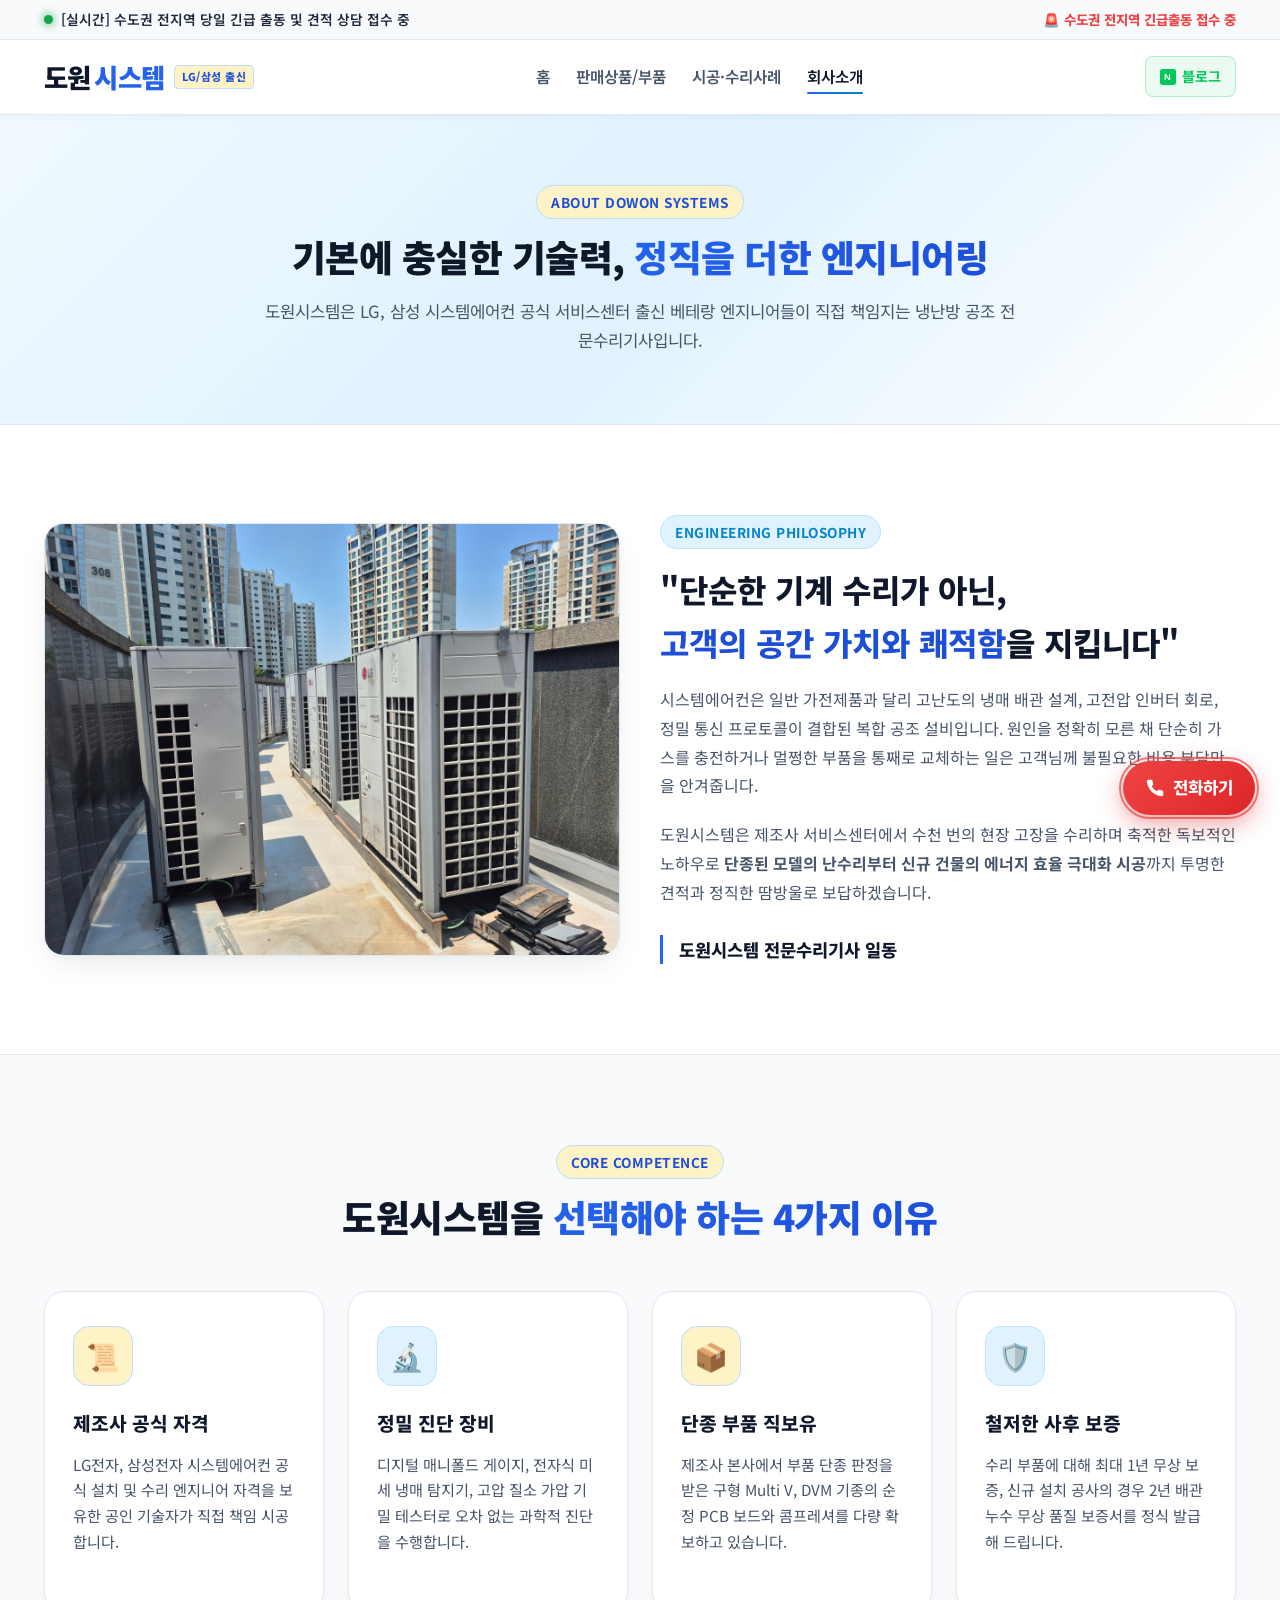
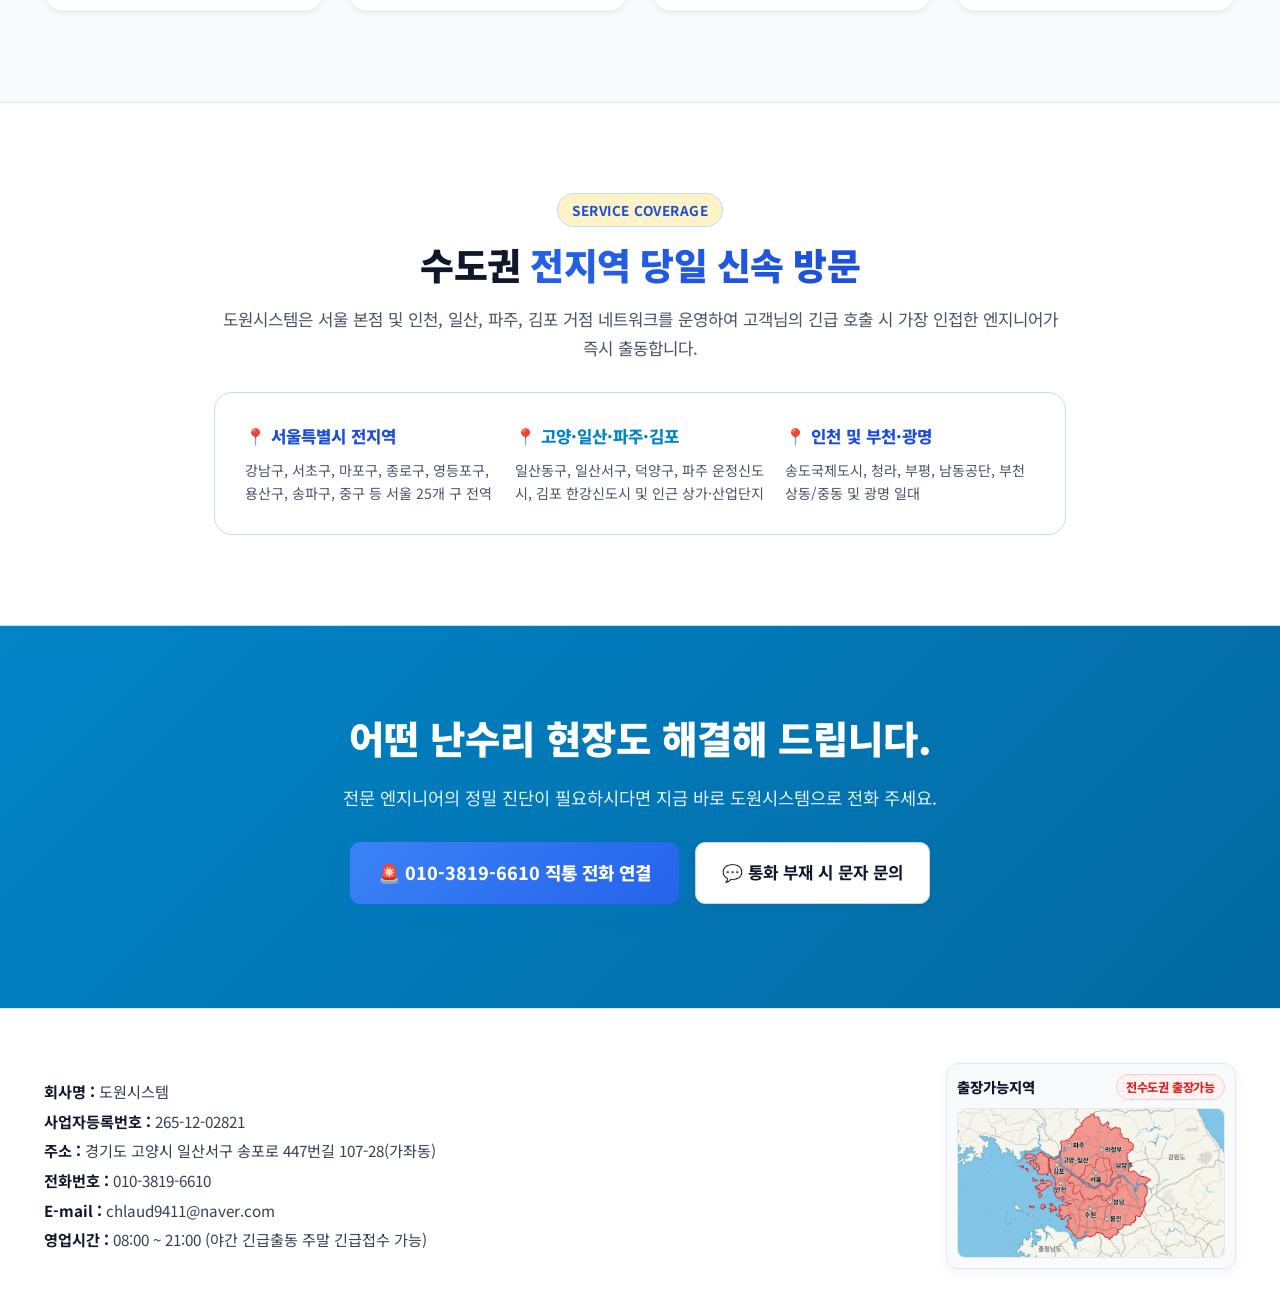
<file: about.html>
<!DOCTYPE html>
<html lang="ko">
<head>
    <meta charset="UTF-8">
    <meta name="viewport" content="width=device-width, initial-scale=1.0">
    <title>회사소개 | 도원시스템 - LG·삼성 출신 전문 엔지니어링</title>
    <meta name="description" content="도원시스템 회사소개. 전·현직 LG, 삼성 서비스센터 출신 엔지니어들이 직접 방문하는 시스템에어컨 정밀 수리, 신규 시공, 공조 설계 전문수리기사입니다.">
    <meta name="keywords" content="도원시스템 소개, 시스템에어컨 전문업체, LG서비스센터출신, 삼성서비스센터출신, 에어컨엔지니어">
    <meta name="robots" content="index, follow">
    
    <link rel="stylesheet" href="styles.css">
</head>
<body>
    <!-- 1. 상단 티커 바 -->
    <aside class="top-ticker">
        <div class="container">
            <div class="ticker-status">
                <span class="status-dot"></span>
                <span>[실시간] 수도권 전지역 당일 긴급 출동 및 견적 상담 접수 중</span>
            </div>
            <div class="ticker-links">
                <a href="sms:01038196610?body=[도원시스템문의]" class="ticker-phone-urgent">
                    🚨 수도권 전지역 긴급출동 접수 중
                </a>
            </div>
        </div>
    </aside>

    <!-- 2. 프리미엄 네비게이션 헤더 -->
    <header class="navbar">
        <div class="container">
            <div class="logo-wrapper">
                <a href="index.html" class="brand-logo">
                    도원<span>시스템</span>
                </a>
                <span class="brand-badge">LG/삼성 출신</span>
            </div>

            <nav>
                <ul class="nav-links">
                    <li><a href="index.html" class="nav-link">홈</a></li>
                    <li><a href="products.html" class="nav-link">판매상품/부품</a></li>
                    <li><a href="portfolio.html" class="nav-link">시공·수리사례</a></li>
                    <li><a href="about.html" class="nav-link active">회사소개</a></li>
                </ul>
            </nav>

            <div class="nav-cta-box">
                <a href="https://blog.naver.com/junyplz" target="_blank" class="nav-blog-btn" title="네이버 공식 블로그">
                    <svg viewBox="0 0 24 24" width="16" height="16" fill="#03C75A"><rect width="24" height="24" rx="4" fill="#03C75A"/><text x="6" y="17" font-family="'Arial', sans-serif" font-weight="900" font-size="14" fill="#FFFFFF">N</text></svg>
                    블로그
                </a>
                <button class="mobile-toggle" id="mobileToggle" aria-label="메뉴 열기">
                    ☰
                </button>
            </div>
        </div>
    </header>

    <!-- 모바일 드로어 -->
    <div class="mobile-nav-drawer" id="mobileDrawer">
        <button class="mobile-close-btn" id="mobileCloseBtn">✕</button>
        <ul class="mobile-nav-links">
            <li><a href="index.html" class="mobile-nav-link">홈</a></li>
            <li><a href="products.html" class="mobile-nav-link">판매상품 &amp; 순정부품</a></li>
            <li><a href="portfolio.html" class="mobile-nav-link">시공 및 수리사례</a></li>
            <li><a href="about.html" class="mobile-nav-link">엔지니어 &amp; 회사소개</a></li>
        </ul>
        <div class="mobile-nav-phones">
            <a href="tel:01038196610" style="display:block; font-size:1.3rem; font-weight:900; color:var(--accent-gold-light); margin-bottom:6px;">
                📞 010-3819-6610 (직통)
            </a>
            <a href="tel:01028066545" style="display:block; font-size:1.05rem; font-weight:700; color:var(--text-secondary);">
                📞 010-2806-6545 (기술)
            </a>
        </div>
    </div>

    <!-- 회사소개 상단 히어로 -->
    <section class="section subpage-hero">
        <div class="container" style="text-align:center; max-width:800px;">
            <span class="section-tag">About Dowon Systems</span>
            <h1 class="section-title">기본에 충실한 기술력, <span>정직을 더한 엔지니어링</span></h1>
            <p class="section-desc">
                도원시스템은 LG, 삼성 시스템에어컨 공식 서비스센터 출신 베테랑 엔지니어들이 직접 책임지는 냉난방 공조 전문수리기사입니다.
            </p>
        </div>
    </section>

    <!-- 엔지니어 인사말 및 철학 섹션 -->
    <section class="section">
        <div class="container">
            <div style="display:grid; grid-template-columns:repeat(auto-fit, minmax(320px, 1fr)); gap:40px; align-items:center;">
                <div style="border-radius:20px; overflow:hidden; border:1px solid var(--border-light); box-shadow:var(--shadow-lg);">
                    <img src="images/company-about.jpeg" alt="도원시스템 엔지니어링 현장" style="width:100%; height:auto; object-fit:cover;">
                </div>
                <div>
                    <span class="section-tag cyan">Engineering Philosophy</span>
                    <h2 style="font-size:2rem; font-weight:800; color:var(--text-main); margin-bottom:16px;">
                        "단순한 기계 수리가 아닌,<br><span style="color:var(--accent-gold-light);">고객의 공간 가치와 쾌적함</span>을 지킵니다"
                    </h2>
                    <p style="font-size:1rem; color:var(--text-secondary); line-height:1.8; margin-bottom:20px;">
                        시스템에어컨은 일반 가전제품과 달리 고난도의 냉매 배관 설계, 고전압 인버터 회로, 정밀 통신 프로토콜이 결합된 복합 공조 설비입니다. 
                        원인을 정확히 모른 채 단순히 가스를 충전하거나 멀쩡한 부품을 통째로 교체하는 일은 고객님께 불필요한 비용 부담만을 안겨줍니다.
                    </p>
                    <p style="font-size:1rem; color:var(--text-secondary); line-height:1.8; margin-bottom:28px;">
                        도원시스템은 제조사 서비스센터에서 수천 번의 현장 고장을 수리하며 축적한 독보적인 노하우로 
                        <strong>단종된 모델의 난수리부터 신규 건물의 에너지 효율 극대화 시공</strong>까지 투명한 견적과 정직한 땀방울로 보답하겠습니다.
                    </p>
                    <div style="border-left:3px solid var(--accent-gold); padding-left:16px;">
                        <span style="font-size:1.1rem; font-weight:800; color:var(--text-main);">도원시스템 전문수리기사 일동</span>
                    </div>
                </div>
            </div>
        </div>
    </section>

    <!-- 4대 핵심 역량 카드 -->
    <section class="section" style="background:var(--bg-deep); border-top:1px solid var(--border-light); border-bottom:1px solid var(--border-light);">
        <div class="container">
            <div class="section-header">
                <span class="section-tag">Core Competence</span>
                <h2 class="section-title">도원시스템을 <span>선택해야 하는 4가지 이유</span></h2>
            </div>

            <div style="display:grid; grid-template-columns:repeat(auto-fit, minmax(260px, 1fr)); gap:24px;">
                <div class="service-card">
                    <div class="service-card-icon">📜</div>
                    <h3 class="service-card-title" style="font-size:1.2rem;">제조사 공식 자격</h3>
                    <p class="service-card-desc">
                        LG전자, 삼성전자 시스템에어컨 공식 설치 및 수리 엔지니어 자격을 보유한 공인 기술자가 직접 책임 시공합니다.
                    </p>
                </div>
                <div class="service-card cyan">
                    <div class="service-card-icon">🔬</div>
                    <h3 class="service-card-title" style="font-size:1.2rem;">정밀 진단 장비</h3>
                    <p class="service-card-desc">
                        디지털 매니폴드 게이지, 전자식 미세 냉매 탐지기, 고압 질소 가압 기밀 테스터로 오차 없는 과학적 진단을 수행합니다.
                    </p>
                </div>
                <div class="service-card">
                    <div class="service-card-icon">📦</div>
                    <h3 class="service-card-title" style="font-size:1.2rem;">단종 부품 직보유</h3>
                    <p class="service-card-desc">
                        제조사 본사에서 부품 단종 판정을 받은 구형 Multi V, DVM 기종의 순정 PCB 보드와 콤프레셔를 다량 확보하고 있습니다.
                    </p>
                </div>
                <div class="service-card cyan">
                    <div class="service-card-icon">🛡️</div>
                    <h3 class="service-card-title" style="font-size:1.2rem;">철저한 사후 보증</h3>
                    <p class="service-card-desc">
                        수리 부품에 대해 최대 1년 무상 보증, 신규 설치 공사의 경우 2년 배관 누수 무상 품질 보증서를 정식 발급해 드립니다.
                    </p>
                </div>
            </div>
        </div>
    </section>

    <!-- 서비스 제공 지역 안내 -->
    <section class="section">
        <div class="container" style="max-width:900px; text-align:center;">
            <span class="section-tag">Service Coverage</span>
            <h2 class="section-title">수도권 <span>전지역 당일 신속 방문</span></h2>
            <p class="section-desc" style="margin-bottom:30px;">
                도원시스템은 서울 본점 및 인천, 일산, 파주, 김포 거점 네트워크를 운영하여 고객님의 긴급 호출 시 가장 인접한 엔지니어가 즉시 출동합니다.
            </p>

            <div style="background:var(--bg-surface); border:1px solid var(--border-gold); border-radius:18px; padding:30px; display:grid; grid-template-columns:repeat(auto-fit, minmax(200px, 1fr)); gap:20px; text-align:left;">
                <div>
                    <h4 style="color:var(--accent-gold-light); font-size:1.05rem; font-weight:800; margin-bottom:8px;">📍 서울특별시 전지역</h4>
                    <p style="font-size:0.88rem; color:var(--text-secondary); line-height:1.6;">
                        강남구, 서초구, 마포구, 종로구, 영등포구, 용산구, 송파구, 중구 등 서울 25개 구 전역
                    </p>
                </div>
                <div>
                    <h4 style="color:var(--accent-cyan); font-size:1.05rem; font-weight:800; margin-bottom:8px;">📍 고양·일산·파주·김포</h4>
                    <p style="font-size:0.88rem; color:var(--text-secondary); line-height:1.6;">
                        일산동구, 일산서구, 덕양구, 파주 운정신도시, 김포 한강신도시 및 인근 상가·산업단지
                    </p>
                </div>
                <div>
                    <h4 style="color:var(--accent-gold-light); font-size:1.05rem; font-weight:800; margin-bottom:8px;">📍 인천 및 부천·광명</h4>
                    <p style="font-size:0.88rem; color:var(--text-secondary); line-height:1.6;">
                        송도국제도시, 청라, 부평, 남동공단, 부천 상동/중동 및 광명 일대
                    </p>
                </div>
            </div>
        </div>
    </section>

    <!-- 하단 CTA 배너 -->
    <section class="bottom-cta-section">
        <div class="container">
            <h2 class="bottom-cta-title">어떤 난수리 현장도 해결해 드립니다.</h2>
            <p class="bottom-cta-desc">
                전문 엔지니어의 정밀 진단이 필요하시다면 지금 바로 도원시스템으로 전화 주세요.
            </p>
            <div class="bottom-cta-buttons">
                <a href="tel:01038196610" class="btn-hero-primary">
                    🚨 010-3819-6610 직통 전화 연결
                </a>
                <a href="sms:01038196610?body=[도원시스템문의]" class="btn-hero-secondary">
                    💬 통화 부재 시 문자 문의
                </a>
            </div>
        </div>
    </section>

    <!-- 푸터 -->
    <footer>
        <div class="container">
            <div class="footer-biz-wrap">
                <div class="footer-biz-info">
                    <p><strong>회사명 :</strong> 도원시스템</p>
                    <p><strong>사업자등록번호 :</strong> 265-12-02821</p>
                    <p><strong>주소 :</strong> 경기도 고양시 일산서구 송포로 447번길 107-28(가좌동)</p>
                    <p><strong>전화번호 :</strong> <a href="tel:01038196610">010-3819-6610</a></p>
                    <p><strong>E-mail :</strong> <a href="mailto:chlaud9411@naver.com">chlaud9411@naver.com</a></p>
                    <p><strong>영업시간 :</strong> 08:00 ~ 21:00 (야간 긴급출동 주말 긴급접수 가능)</p>
                </div>

                <div class="footer-map-card" aria-label="출장가능지역 지도">
                    <div class="footer-map-header">
                        <span class="footer-map-title">출장가능지역</span>
                        <span class="footer-map-badge">전수도권 출장가능</span>
                    </div>
                    <img src="images/footer-map.jpg" alt="서울 인천 경기 전수도권 출장가능지역 지도" class="footer-real-map-img" loading="lazy">
                </div>
            </div>
        </div>
    </footer>

    <!-- 모바일 바 -->
    <aside class="mobile-bottom-bar">
        <a href="tel:01038196610" class="mb-btn urgent">
            <svg viewBox="0 0 24 24" fill="none" stroke="currentColor" stroke-width="2.5"><path d="M22 16.92v3a2 2 0 0 1-2.18 2 19.79 19.79 0 0 1-8.63-3.07 19.5 19.5 0 0 1-6-6 19.79 19.79 0 0 1-3.07-8.67A2 2 0 0 1 4.11 2h3a2 2 0 0 1 2 1.72 12.84 12.84 0 0 0 .7 2.81 2 2 0 0 1-.45 2.11L8.09 9.91a16 16 0 0 0 6 6l1.27-1.27a2 2 0 0 1 2.11-.45 12.84 12.84 0 0 0 2.81.7A2 2 0 0 1 22 16.92z"/></svg>
            <span>긴급전화</span>
        </a>
        <a href="sms:01038196610?body=[도원시스템문의]" class="mb-btn gold">
            <svg viewBox="0 0 24 24" fill="none" stroke="currentColor" stroke-width="2"><path d="M21 15a2 2 0 0 1-2 2H7l-4 4V5a2 2 0 0 1 2-2h14a2 2 0 0 1 2 2z"/></svg>
            <span>문자상담</span>
        </a>
        <a href="https://blog.naver.com/junyplz" target="_blank" class="mb-btn" style="color:#03c75a;">
            <svg viewBox="0 0 24 24" width="20" height="20" fill="#03C75A"><rect width="24" height="24" rx="4" fill="#03C75A"/><text x="6" y="17" font-family="'Arial', sans-serif" font-weight="900" font-size="14" fill="#FFFFFF">N</text></svg>
            <span>블로그</span>
        </a>
    </aside>

    <!-- 화면 오른쪽 스크롤 고정 전화하기 버튼 -->
    <aside class="floating-call-dock" id="floatingCallDock">
        <a href="tel:01038196610" class="floating-call-btn" aria-label="전화하기">
            <span class="call-pulse-wave"></span>
            <svg viewBox="0 0 24 24" class="call-icon" fill="currentColor">
                <path d="M22 16.92v3a2 2 0 0 1-2.18 2 19.79 19.79 0 0 1-8.63-3.07 19.5 19.5 0 0 1-6-6 19.79 19.79 0 0 1-3.07-8.67A2 2 0 0 1 4.11 2h3a2 2 0 0 1 2 1.72 12.84 12.84 0 0 0 .7 2.81 2 2 0 0 1-.45 2.11L8.09 9.91a16 16 0 0 0 6 6l1.27-1.27a2 2 0 0 1 2.11-.45 12.84 12.84 0 0 0 2.81.7A2 2 0 0 1 22 16.92z"/>
            </svg>
            <span class="call-label">전화하기</span>
        </a>
    </aside>

    <script src="data.js"></script>
    <script src="script.js"></script>
</body>
</html>
</file>
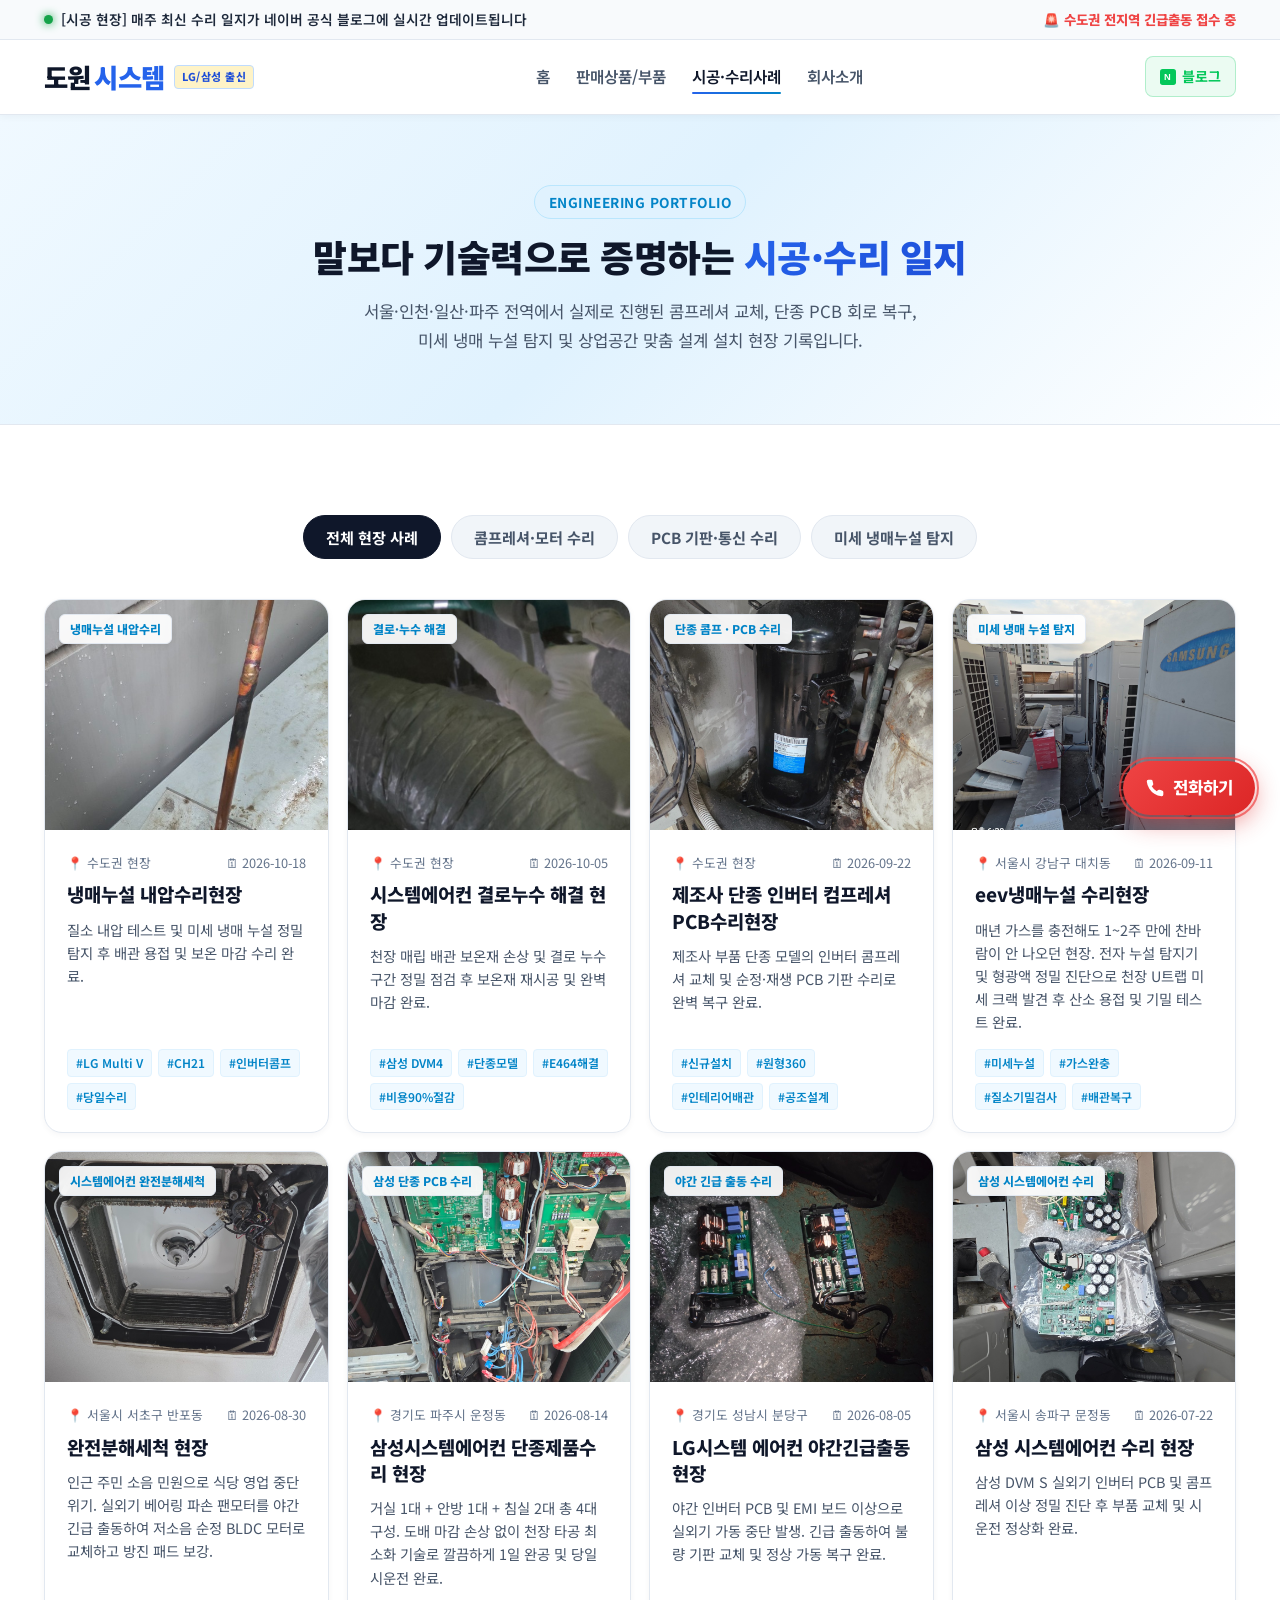
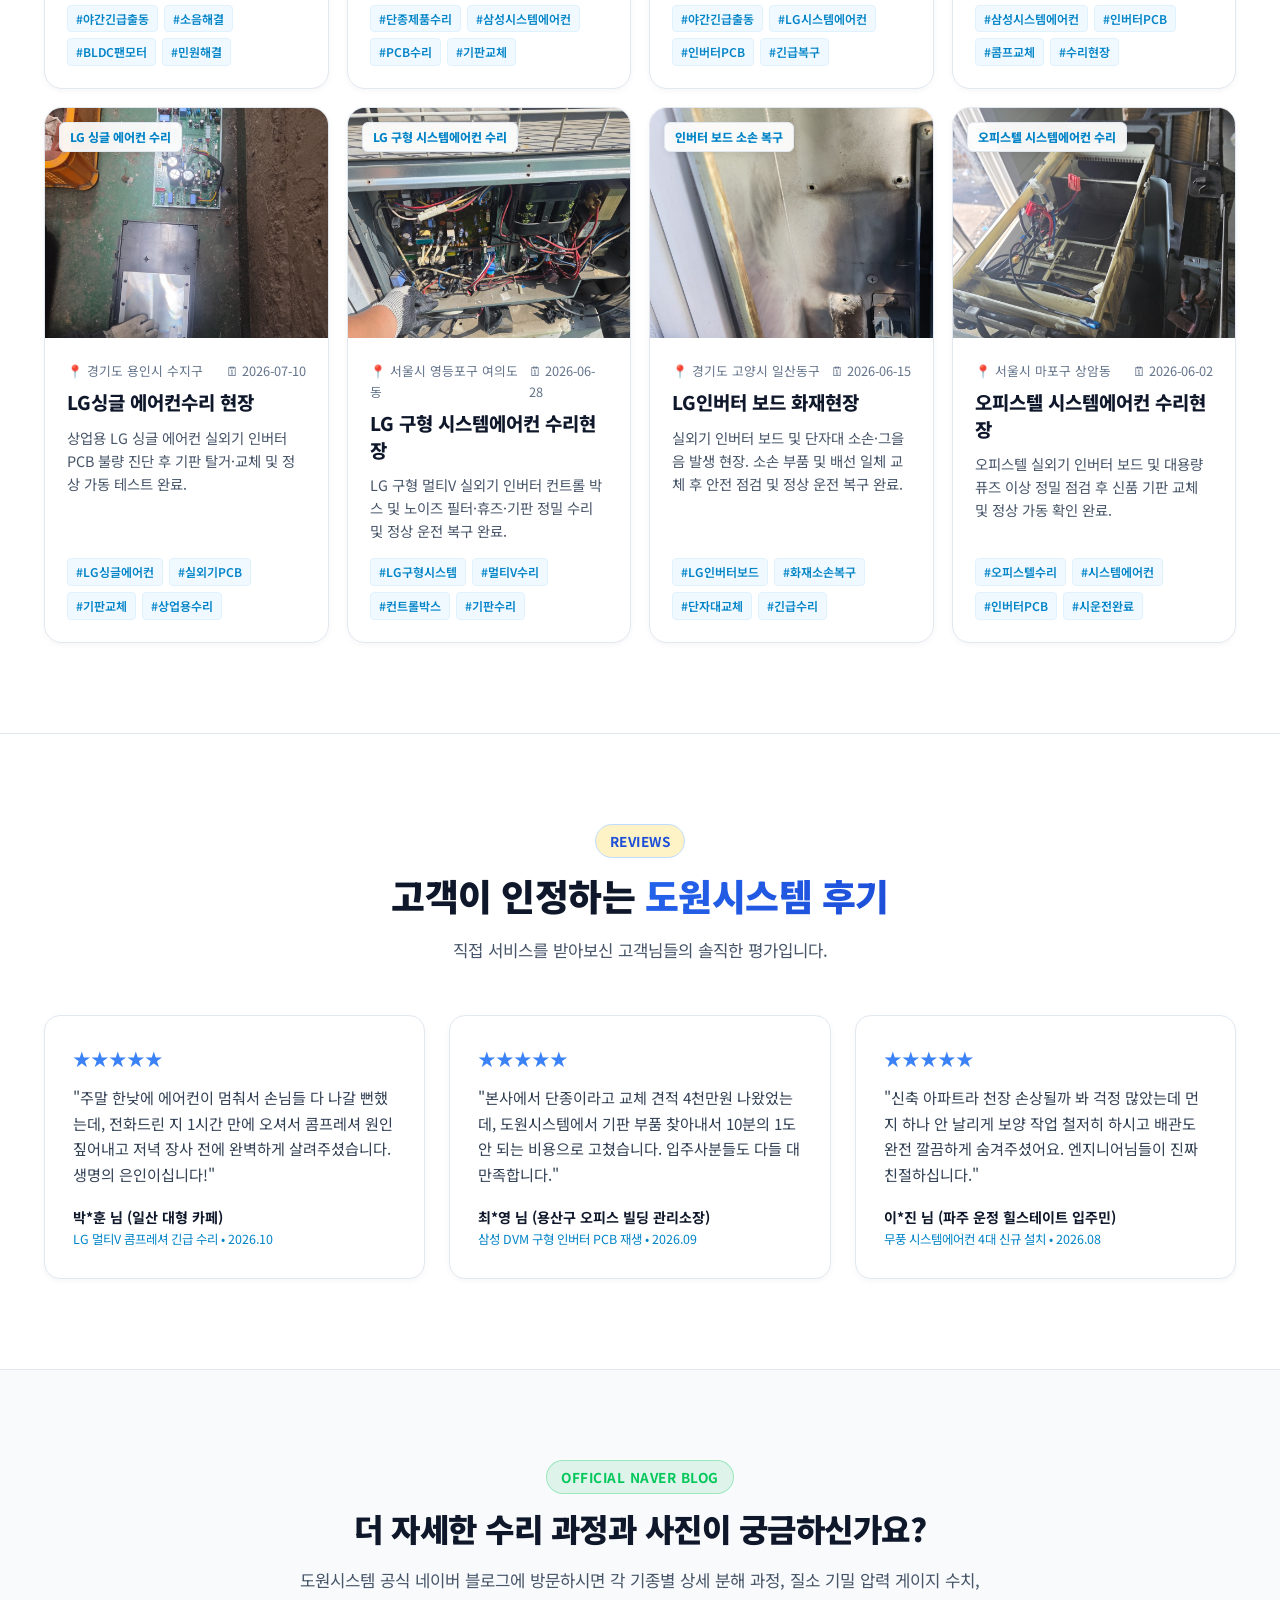
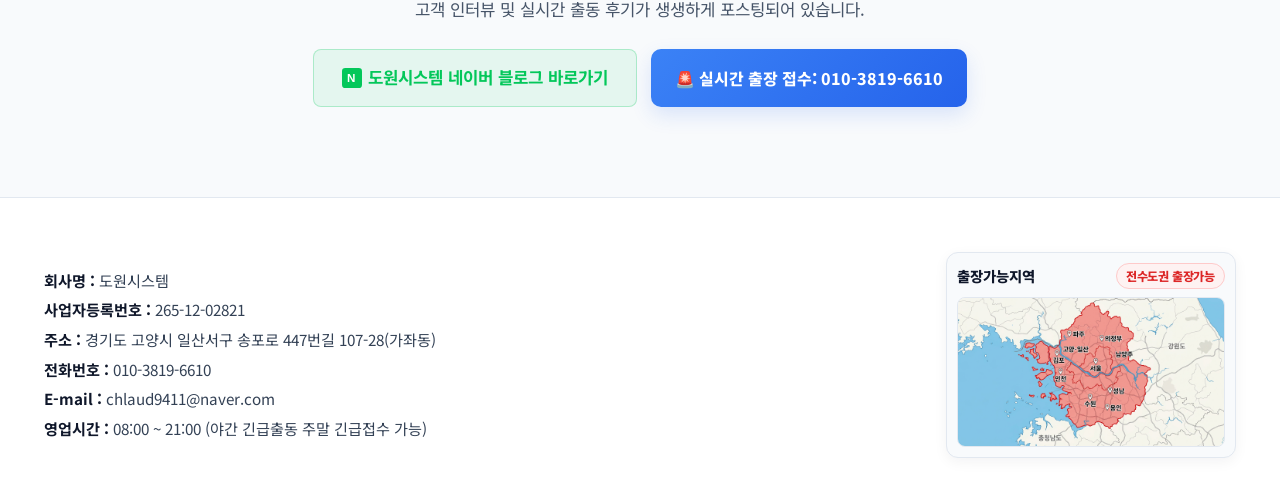
<file: portfolio.html>
<!DOCTYPE html>
<html lang="ko">
<head>
    <meta charset="UTF-8">
    <meta name="viewport" content="width=device-width, initial-scale=1.0">
    <title>시공 &amp; 수리사례 | 도원시스템 - 현장 작업 일지</title>
    <meta name="description" content="LG 멀티V 콤프레셔 교체, 삼성 DVM 단종 메인보드 수리, 대형 카페 360 원형에어컨 신규설치, 아파트 매립배관 미세누설 탐지 등 생생한 현장 시공사례입니다.">
    <meta name="keywords" content="에어컨수리사례, 시스템에어컨시공, 콤프교체, 에어컨기판수리, 매립배관누설, 도원시스템블로그">
    <meta name="robots" content="index, follow">

    <link rel="stylesheet" href="styles.css">
</head>
<body>
    <!-- 상단 티커 바 -->
    <aside class="top-ticker">
        <div class="container">
            <div class="ticker-status">
                <span class="status-dot"></span>
                <span>[시공 현장] 매주 최신 수리 일지가 네이버 공식 블로그에 실시간 업데이트됩니다</span>
            </div>
            <div class="ticker-links">
                <a href="sms:01038196610?body=[도원시스템문의]" class="ticker-phone-urgent">
                    🚨 수도권 전지역 긴급출동 접수 중
                </a>
            </div>
        </div>
    </aside>

    <!-- 프리미엄 네비게이션 헤더 -->
    <header class="navbar">
        <div class="container">
            <div class="logo-wrapper">
                <a href="index.html" class="brand-logo">
                    도원<span>시스템</span>
                </a>
                <span class="brand-badge">LG/삼성 출신</span>
            </div>

            <nav>
                <ul class="nav-links">
                    <li><a href="index.html" class="nav-link">홈</a></li>
                    <li><a href="products.html" class="nav-link">판매상품/부품</a></li>
                    <li><a href="portfolio.html" class="nav-link active">시공·수리사례</a></li>
                    <li><a href="about.html" class="nav-link">회사소개</a></li>
                </ul>
            </nav>

            <div class="nav-cta-box">
                <a href="https://blog.naver.com/junyplz" target="_blank" class="nav-blog-btn" title="네이버 공식 블로그">
                    <svg viewBox="0 0 24 24" width="16" height="16" fill="#03C75A"><rect width="24" height="24" rx="4" fill="#03C75A"/><text x="6" y="17" font-family="'Arial', sans-serif" font-weight="900" font-size="14" fill="#FFFFFF">N</text></svg>
                    블로그
                </a>
                <button class="mobile-toggle" id="mobileToggle" aria-label="메뉴 열기">
                    ☰
                </button>
            </div>
        </div>
    </header>

    <!-- 모바일 드로어 -->
    <div class="mobile-nav-drawer" id="mobileDrawer">
        <button class="mobile-close-btn" id="mobileCloseBtn">✕</button>
        <ul class="mobile-nav-links">
            <li><a href="index.html" class="mobile-nav-link">홈</a></li>
            <li><a href="products.html" class="mobile-nav-link">판매상품 &amp; 순정부품</a></li>
            <li><a href="portfolio.html" class="mobile-nav-link">시공 및 수리사례</a></li>
            <li><a href="about.html" class="mobile-nav-link">엔지니어 &amp; 회사소개</a></li>
        </ul>
        <div class="mobile-nav-phones">
            <a href="tel:01038196610" style="display:block; font-size:1.3rem; font-weight:900; color:var(--accent-gold-light); margin-bottom:6px;">
                📞 010-3819-6610 (직통)
            </a>
            <a href="tel:01028066545" style="display:block; font-size:1.05rem; font-weight:700; color:var(--text-secondary);">
                📞 010-2806-6545 (기술)
            </a>
        </div>
    </div>

    <!-- 상단 배너 -->
    <section class="section subpage-hero">
        <div class="container" style="text-align:center; max-width:800px;">
            <span class="section-tag cyan">Engineering Portfolio</span>
            <h1 class="section-title">말보다 기술력으로 증명하는 <span>시공·수리 일지</span></h1>
            <p class="section-desc">
                서울·인천·일산·파주 전역에서 실제로 진행된 콤프레셔 교체, 단종 PCB 회로 복구,<br>
                미세 냉매 누설 탐지 및 상업공간 맞춤 설계 설치 현장 기록입니다.
            </p>
        </div>
    </section>

    <!-- 시공사례 메인 섹션 -->
    <main class="section">
        <div class="container">
            <!-- 탭 버튼 -->
            <div class="catalog-tabs">
                <button type="button" class="catalog-tab-btn portfolio-tab-btn active" data-cat="all">전체 현장 사례</button>
                <button type="button" class="catalog-tab-btn portfolio-tab-btn" data-cat="comp">콤프레셔·모터 수리</button>
                <button type="button" class="catalog-tab-btn portfolio-tab-btn" data-cat="pcb">PCB 기판·통신 수리</button>
                <button type="button" class="catalog-tab-btn portfolio-tab-btn" data-cat="leak">미세 냉매누설 탐지</button>
            </div>

            <!-- 시공사례 그리드 (script.js에서 동적 렌더링) -->
            <div class="portfolio-grid" id="casePortfolioGrid"></div>
        </div>
    </main>

    <!-- 고객 리얼 후기 (Reviews) -->
    <section class="section" style="border-top:1px solid var(--border-light);">
        <div class="container">
            <div class="section-header">
                <span class="section-tag">Reviews</span>
                <h2 class="section-title">고객이 인정하는 <span>도원시스템 후기</span></h2>
                <p class="section-desc">직접 서비스를 받아보신 고객님들의 솔직한 평가입니다.</p>
            </div>

            <div class="reviews-grid" id="reviewsContainer"></div>
        </div>
    </section>

    <!-- 네이버 블로그 상세 안내 배너 -->
    <section class="section" style="background:var(--bg-deep); border-top:1px solid var(--border-light);">
        <div class="container" style="max-width:860px; text-align:center;">
            <span class="section-tag" style="color:#03C75A; background:rgba(3, 199, 90, 0.1); border-color:rgba(3, 199, 90, 0.3);">
                Official Naver Blog
            </span>
            <h2 class="section-title" style="font-size:2rem;">더 자세한 수리 과정과 사진이 궁금하신가요?</h2>
            <p class="section-desc" style="margin-bottom:26px;">
                도원시스템 공식 네이버 블로그에 방문하시면 각 기종별 상세 분해 과정, 질소 기밀 압력 게이지 수치,<br>
                고객 인터뷰 및 실시간 출동 후기가 생생하게 포스팅되어 있습니다.
            </p>
            <div style="display:flex; justify-content:center; gap:14px; flex-wrap:wrap;">
                <a href="https://blog.naver.com/junyplz" target="_blank" class="nav-blog-btn" style="padding:14px 28px; font-size:1.05rem;">
                    <svg viewBox="0 0 24 24" width="20" height="20" fill="#03C75A"><rect width="24" height="24" rx="4" fill="#03C75A"/><text x="6" y="17" font-family="'Arial', sans-serif" font-weight="900" font-size="14" fill="#FFFFFF">N</text></svg>
                    도원시스템 네이버 블로그 바로가기
                </a>
                <a href="tel:01038196610" class="btn-hero-primary" style="padding:14px 24px; font-size:1rem;">
                    🚨 실시간 출장 접수: 010-3819-6610
                </a>
            </div>
        </div>
    </section>

    <!-- 푸터 -->
    <footer>
        <div class="container">
            <div class="footer-biz-wrap">
                <div class="footer-biz-info">
                    <p><strong>회사명 :</strong> 도원시스템</p>
                    <p><strong>사업자등록번호 :</strong> 265-12-02821</p>
                    <p><strong>주소 :</strong> 경기도 고양시 일산서구 송포로 447번길 107-28(가좌동)</p>
                    <p><strong>전화번호 :</strong> <a href="tel:01038196610">010-3819-6610</a></p>
                    <p><strong>E-mail :</strong> <a href="mailto:chlaud9411@naver.com">chlaud9411@naver.com</a></p>
                    <p><strong>영업시간 :</strong> 08:00 ~ 21:00 (야간 긴급출동 주말 긴급접수 가능)</p>
                </div>

                <div class="footer-map-card" aria-label="출장가능지역 지도">
                    <div class="footer-map-header">
                        <span class="footer-map-title">출장가능지역</span>
                        <span class="footer-map-badge">전수도권 출장가능</span>
                    </div>
                    <img src="images/footer-map.jpg" alt="서울 인천 경기 전수도권 출장가능지역 지도" class="footer-real-map-img" loading="lazy">
                </div>
            </div>
        </div>
    </footer>

    <!-- 모바일 바 -->
    <aside class="mobile-bottom-bar">
        <a href="tel:01038196610" class="mb-btn urgent">
            <svg viewBox="0 0 24 24" fill="none" stroke="currentColor" stroke-width="2.5"><path d="M22 16.92v3a2 2 0 0 1-2.18 2 19.79 19.79 0 0 1-8.63-3.07 19.5 19.5 0 0 1-6-6 19.79 19.79 0 0 1-3.07-8.67A2 2 0 0 1 4.11 2h3a2 2 0 0 1 2 1.72 12.84 12.84 0 0 0 .7 2.81 2 2 0 0 1-.45 2.11L8.09 9.91a16 16 0 0 0 6 6l1.27-1.27a2 2 0 0 1 2.11-.45 12.84 12.84 0 0 0 2.81.7A2 2 0 0 1 22 16.92z"/></svg>
            <span>긴급전화</span>
        </a>
        <a href="sms:01038196610?body=[도원시스템시공문의]" class="mb-btn gold">
            <svg viewBox="0 0 24 24" fill="none" stroke="currentColor" stroke-width="2"><path d="M21 15a2 2 0 0 1-2 2H7l-4 4V5a2 2 0 0 1 2-2h14a2 2 0 0 1 2 2z"/></svg>
            <span>문자상담</span>
        </a>
        <a href="https://blog.naver.com/junyplz" target="_blank" class="mb-btn" style="color:#03c75a;">
            <svg viewBox="0 0 24 24" width="20" height="20" fill="#03C75A"><rect width="24" height="24" rx="4" fill="#03C75A"/><text x="6" y="17" font-family="'Arial', sans-serif" font-weight="900" font-size="14" fill="#FFFFFF">N</text></svg>
            <span>블로그</span>
        </a>
    </aside>

    <!-- 화면 오른쪽 스크롤 고정 전화하기 버튼 -->
    <aside class="floating-call-dock" id="floatingCallDock">
        <a href="tel:01038196610" class="floating-call-btn" aria-label="전화하기">
            <span class="call-pulse-wave"></span>
            <svg viewBox="0 0 24 24" class="call-icon" fill="currentColor">
                <path d="M22 16.92v3a2 2 0 0 1-2.18 2 19.79 19.79 0 0 1-8.63-3.07 19.5 19.5 0 0 1-6-6 19.79 19.79 0 0 1-3.07-8.67A2 2 0 0 1 4.11 2h3a2 2 0 0 1 2 1.72 12.84 12.84 0 0 0 .7 2.81 2 2 0 0 1-.45 2.11L8.09 9.91a16 16 0 0 0 6 6l1.27-1.27a2 2 0 0 1 2.11-.45 12.84 12.84 0 0 0 2.81.7A2 2 0 0 1 22 16.92z"/>
            </svg>
            <span class="call-label">전화하기</span>
        </a>
    </aside>

    <script src="data.js"></script>
    <script src="script.js"></script>
</body>
</html>
</file>
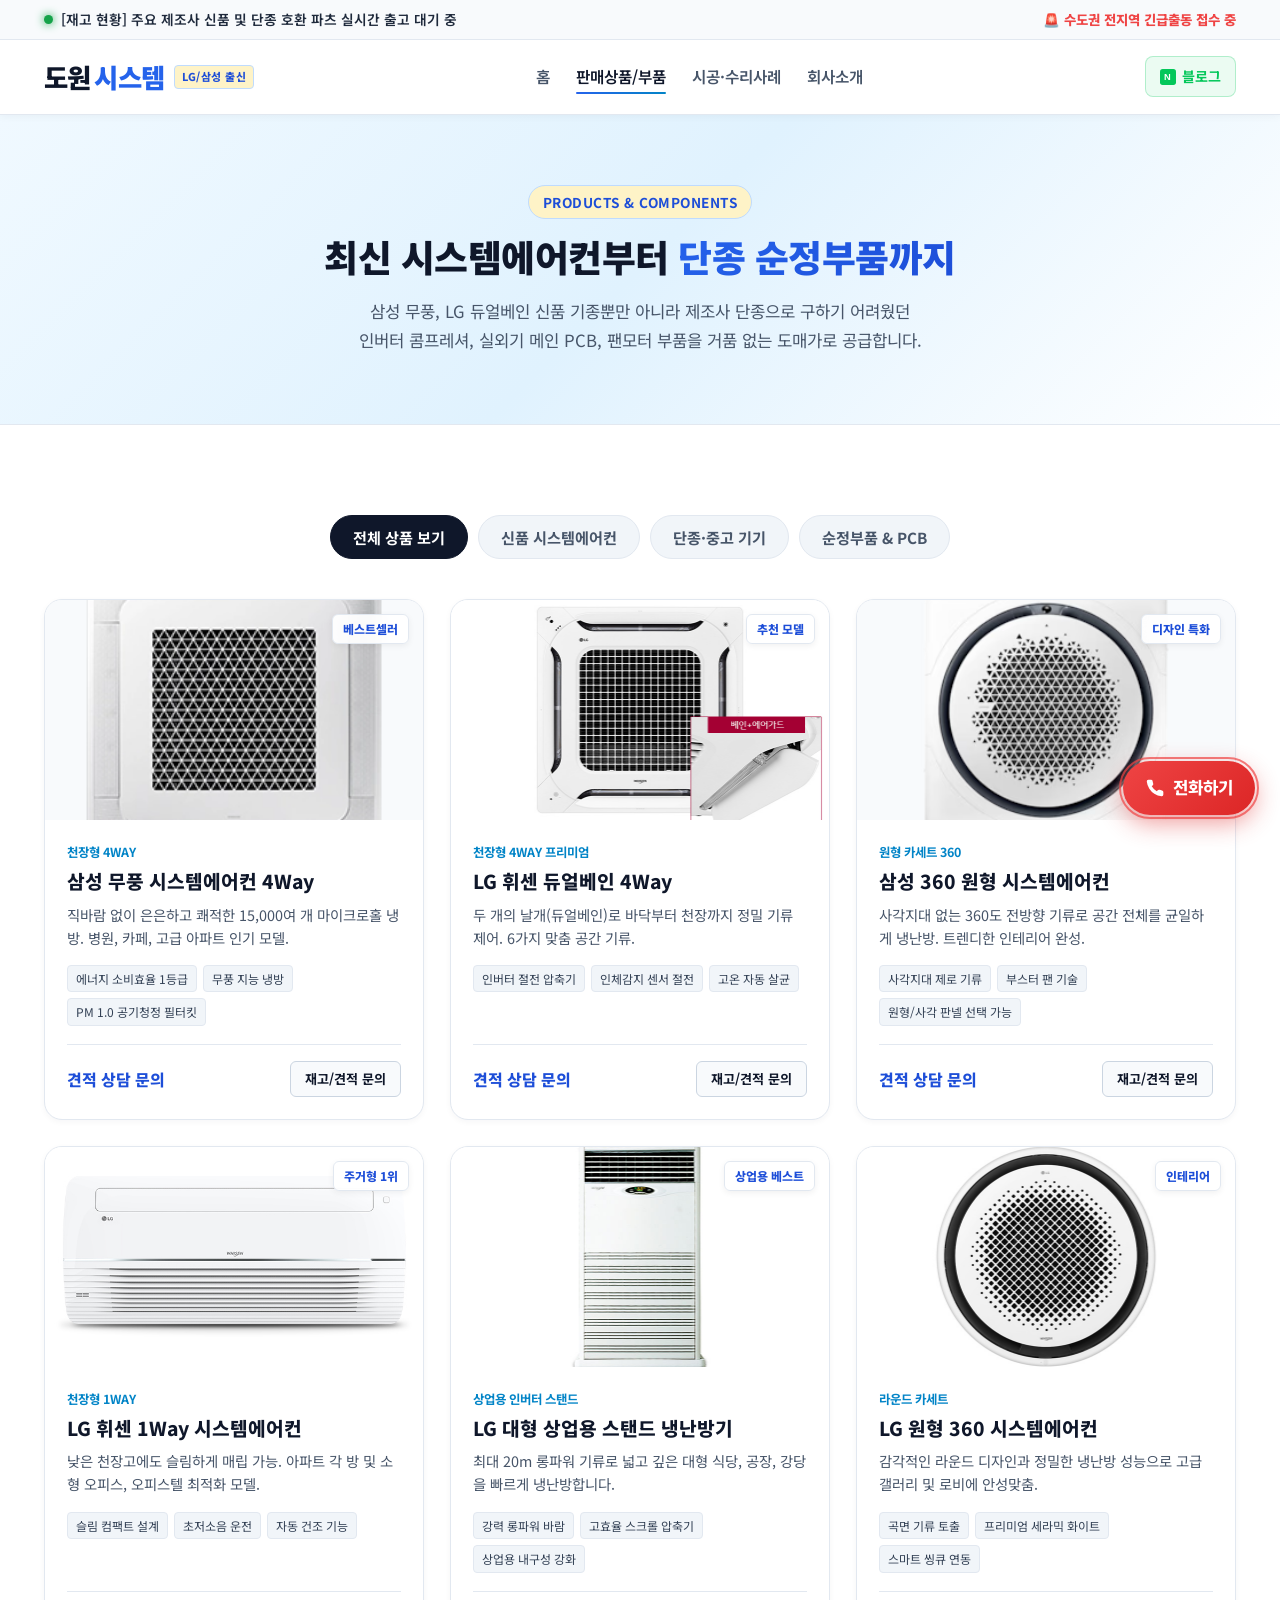
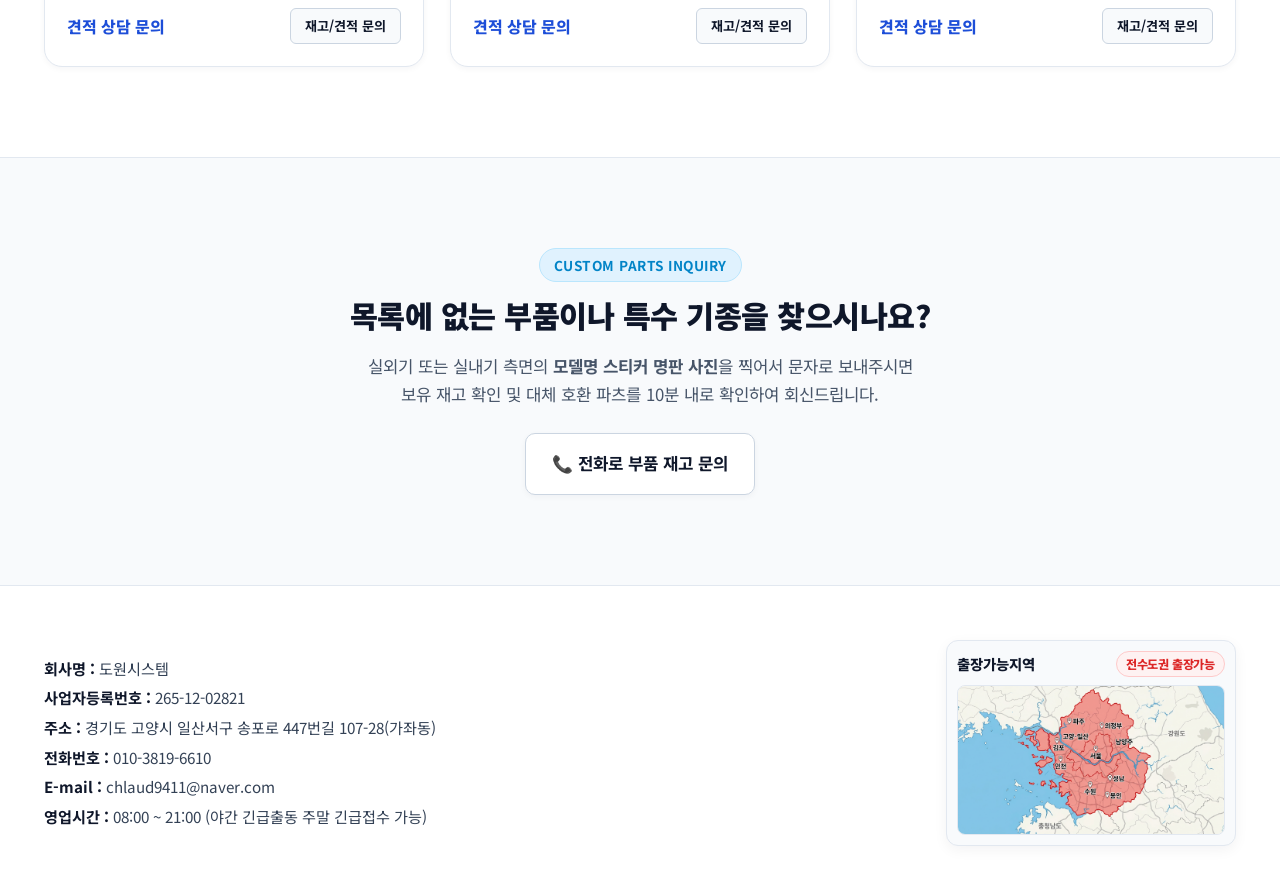
<file: products.html>
<!DOCTYPE html>
<html lang="ko">
<head>
    <meta charset="UTF-8">
    <meta name="viewport" content="width=device-width, initial-scale=1.0">
    <title>판매상품 &amp; 순정부품 | 도원시스템 - 신품·중고·단종PCB</title>
    <meta name="description" content="삼성 무풍, LG 듀얼베인 신품 시스템에어컨 및 Multi V, DVM 단종 실외기, 리퍼 실내기, 순정 인버터 콤프레셔, PCB 기판 직거래 카탈로그.">
    <meta name="keywords" content="시스템에어컨판매, 중고시스템에어컨, 에어컨실외기, 에어컨PCB, 콤프레셔교체, LG멀티V, 삼성DVM">
    <meta name="robots" content="index, follow">

    <link rel="stylesheet" href="styles.css">
</head>
<body>
    <!-- 상단 티커 바 -->
    <aside class="top-ticker">
        <div class="container">
            <div class="ticker-status">
                <span class="status-dot"></span>
                <span>[재고 현황] 주요 제조사 신품 및 단종 호환 파츠 실시간 출고 대기 중</span>
            </div>
            <div class="ticker-links">
                <a href="sms:01038196610?body=[도원시스템문의]" class="ticker-phone-urgent">
                    🚨 수도권 전지역 긴급출동 접수 중
                </a>
            </div>
        </div>
    </aside>

    <!-- 프리미엄 네비게이션 헤더 -->
    <header class="navbar">
        <div class="container">
            <div class="logo-wrapper">
                <a href="index.html" class="brand-logo">
                    도원<span>시스템</span>
                </a>
                <span class="brand-badge">LG/삼성 출신</span>
            </div>

            <nav>
                <ul class="nav-links">
                    <li><a href="index.html" class="nav-link">홈</a></li>
                    <li><a href="products.html" class="nav-link active">판매상품/부품</a></li>
                    <li><a href="portfolio.html" class="nav-link">시공·수리사례</a></li>
                    <li><a href="about.html" class="nav-link">회사소개</a></li>
                </ul>
            </nav>

            <div class="nav-cta-box">
                <a href="https://blog.naver.com/junyplz" target="_blank" class="nav-blog-btn" title="네이버 공식 블로그">
                    <svg viewBox="0 0 24 24" width="16" height="16" fill="#03C75A"><rect width="24" height="24" rx="4" fill="#03C75A"/><text x="6" y="17" font-family="'Arial', sans-serif" font-weight="900" font-size="14" fill="#FFFFFF">N</text></svg>
                    블로그
                </a>
                <button class="mobile-toggle" id="mobileToggle" aria-label="메뉴 열기">
                    ☰
                </button>
            </div>
        </div>
    </header>

    <!-- 모바일 드로어 -->
    <div class="mobile-nav-drawer" id="mobileDrawer">
        <button class="mobile-close-btn" id="mobileCloseBtn">✕</button>
        <ul class="mobile-nav-links">
            <li><a href="index.html" class="mobile-nav-link">홈</a></li>
            <li><a href="products.html" class="mobile-nav-link">판매상품 &amp; 순정부품</a></li>
            <li><a href="portfolio.html" class="mobile-nav-link">시공 및 수리사례</a></li>
            <li><a href="about.html" class="mobile-nav-link">엔지니어 &amp; 회사소개</a></li>
        </ul>
        <div class="mobile-nav-phones">
            <a href="tel:01038196610" style="display:block; font-size:1.3rem; font-weight:900; color:var(--accent-gold-light); margin-bottom:6px;">
                📞 010-3819-6610 (직통)
            </a>
            <a href="tel:01028066545" style="display:block; font-size:1.05rem; font-weight:700; color:var(--text-secondary);">
                📞 010-2806-6545 (기술)
            </a>
        </div>
    </div>

    <!-- 상단 배너 -->
    <section class="section subpage-hero">
        <div class="container" style="text-align:center; max-width:800px;">
            <span class="section-tag">Products &amp; Components</span>
            <h1 class="section-title">최신 시스템에어컨부터 <span>단종 순정부품까지</span></h1>
            <p class="section-desc">
                삼성 무풍, LG 듀얼베인 신품 기종뿐만 아니라 제조사 단종으로 구하기 어려웠던<br>
                인버터 콤프레셔, 실외기 메인 PCB, 팬모터 부품을 거품 없는 도매가로 공급합니다.
            </p>
        </div>
    </section>

    <!-- 제품 카탈로그 메인 그리드 -->
    <main class="section">
        <div class="container">
            <!-- 탭 버튼 -->
            <div class="catalog-tabs">
                <button type="button" class="catalog-tab-btn active" data-cat="all">전체 상품 보기</button>
                <button type="button" class="catalog-tab-btn" data-cat="new">신품 시스템에어컨</button>
                <button type="button" class="catalog-tab-btn" data-cat="used">단종·중고 기기</button>
                <button type="button" class="catalog-tab-btn" data-cat="parts">순정부품 &amp; PCB</button>
            </div>

            <!-- 동적 렌더링 영역 (script.js) -->
            <div class="products-grid" id="catalogProductGrid"></div>
        </div>
    </main>

    <!-- 부품/기기 견적 안내 배너 -->
    <section class="section" style="background:var(--bg-deep); border-top:1px solid var(--border-light);">
        <div class="container" style="max-width:860px; text-align:center;">
            <span class="section-tag cyan">Custom Parts Inquiry</span>
            <h2 class="section-title" style="font-size:1.9rem;">목록에 없는 부품이나 특수 기종을 찾으시나요?</h2>
            <p class="section-desc" style="margin-bottom:24px;">
                실외기 또는 실내기 측면의 <strong>모델명 스티커 명판 사진</strong>을 찍어서 문자로 보내주시면<br>
                보유 재고 확인 및 대체 호환 파츠를 10분 내로 확인하여 회신드립니다.
            </p>
            <div style="display:flex; justify-content:center; gap:14px; flex-wrap:wrap;">
                <a href="tel:01038196610" class="btn-hero-secondary">
                    📞 전화로 부품 재고 문의
                </a>
            </div>
        </div>
    </section>

    <!-- 푸터 -->
    <footer>
        <div class="container">
            <div class="footer-biz-wrap">
                <div class="footer-biz-info">
                    <p><strong>회사명 :</strong> 도원시스템</p>
                    <p><strong>사업자등록번호 :</strong> 265-12-02821</p>
                    <p><strong>주소 :</strong> 경기도 고양시 일산서구 송포로 447번길 107-28(가좌동)</p>
                    <p><strong>전화번호 :</strong> <a href="tel:01038196610">010-3819-6610</a></p>
                    <p><strong>E-mail :</strong> <a href="mailto:chlaud9411@naver.com">chlaud9411@naver.com</a></p>
                    <p><strong>영업시간 :</strong> 08:00 ~ 21:00 (야간 긴급출동 주말 긴급접수 가능)</p>
                </div>

                <div class="footer-map-card" aria-label="출장가능지역 지도">
                    <div class="footer-map-header">
                        <span class="footer-map-title">출장가능지역</span>
                        <span class="footer-map-badge">전수도권 출장가능</span>
                    </div>
                    <img src="images/footer-map.jpg" alt="서울 인천 경기 전수도권 출장가능지역 지도" class="footer-real-map-img" loading="lazy">
                </div>
            </div>
        </div>
    </footer>

    <!-- 모바일 바 -->
    <aside class="mobile-bottom-bar">
        <a href="tel:01038196610" class="mb-btn urgent">
            <svg viewBox="0 0 24 24" fill="none" stroke="currentColor" stroke-width="2.5"><path d="M22 16.92v3a2 2 0 0 1-2.18 2 19.79 19.79 0 0 1-8.63-3.07 19.5 19.5 0 0 1-6-6 19.79 19.79 0 0 1-3.07-8.67A2 2 0 0 1 4.11 2h3a2 2 0 0 1 2 1.72 12.84 12.84 0 0 0 .7 2.81 2 2 0 0 1-.45 2.11L8.09 9.91a16 16 0 0 0 6 6l1.27-1.27a2 2 0 0 1 2.11-.45 12.84 12.84 0 0 0 2.81.7A2 2 0 0 1 22 16.92z"/></svg>
            <span>긴급전화</span>
        </a>
        <a href="sms:01038196610?body=[도원시스템부품문의]" class="mb-btn gold">
            <svg viewBox="0 0 24 24" fill="none" stroke="currentColor" stroke-width="2"><path d="M21 15a2 2 0 0 1-2 2H7l-4 4V5a2 2 0 0 1 2-2h14a2 2 0 0 1 2 2z"/></svg>
            <span>문자상담</span>
        </a>
        <a href="https://blog.naver.com/junyplz" target="_blank" class="mb-btn" style="color:#03c75a;">
            <svg viewBox="0 0 24 24" width="20" height="20" fill="#03C75A"><rect width="24" height="24" rx="4" fill="#03C75A"/><text x="6" y="17" font-family="'Arial', sans-serif" font-weight="900" font-size="14" fill="#FFFFFF">N</text></svg>
            <span>블로그</span>
        </a>
    </aside>

    <!-- 화면 오른쪽 스크롤 고정 전화하기 버튼 -->
    <aside class="floating-call-dock" id="floatingCallDock">
        <a href="tel:01038196610" class="floating-call-btn" aria-label="전화하기">
            <span class="call-pulse-wave"></span>
            <svg viewBox="0 0 24 24" class="call-icon" fill="currentColor">
                <path d="M22 16.92v3a2 2 0 0 1-2.18 2 19.79 19.79 0 0 1-8.63-3.07 19.5 19.5 0 0 1-6-6 19.79 19.79 0 0 1-3.07-8.67A2 2 0 0 1 4.11 2h3a2 2 0 0 1 2 1.72 12.84 12.84 0 0 0 .7 2.81 2 2 0 0 1-.45 2.11L8.09 9.91a16 16 0 0 0 6 6l1.27-1.27a2 2 0 0 1 2.11-.45 12.84 12.84 0 0 0 2.81.7A2 2 0 0 1 22 16.92z"/>
            </svg>
            <span class="call-label">전화하기</span>
        </a>
    </aside>

    <script src="data.js"></script>
    <script src="script.js"></script>
</body>
</html>
</file>
<file: styles.css>
﻿/*
 * =========================================================================
 * 🌟 DOWON SYSTEMS (도원시스템) - Master Stylesheet (Clean White Theme) 🌟
 * Theme: Crisp White & Sky Tech Blue & Warm Gold & Emergency Red
 * Optimized for Desktop, Tablet, and Mobile-First Touch Interactions
 * =========================================================================
 */

@import url('https://fonts.googleapis.com/css2?family=Noto+Sans+KR:wght@300;400;500;600;700;800;900&family=Montserrat:wght@600;700;800;900&display=swap');

:root {
  /* Clean White Palette */
  --bg-dark: #ffffff;             /* Main Base: Pure Crisp White */
  --bg-deep: #f8fafc;             /* Alternate Section: Soft Light Slate */
  --bg-surface: #ffffff;          /* Card & Container Background */
  --bg-surface-elevated: #f1f5f9;  /* Controls & Tag Backgrounds */
  --bg-surface-card: #ffffff;

  /* Accent Colors */
  --accent-gold: #2563eb;         /* Amber/Gold Accent */
  --accent-gold-light: #1d4ed8;   /* High-Contrast Gold/Amber */
  --accent-gold-dark: #1e3a8a;
  --gold-glow: rgba(37, 99, 235, 0.15);

  --accent-cyan: #0284c7;         /* Sky / Tech Blue */
  --cyan-glow: rgba(2, 132, 199, 0.15);
  --accent-green: #16a34a;        /* Status Ready Green */
  --accent-red: #ef4444;          /* Emergency Call Red */

  /* Text Colors (High Contrast) */
  --text-main: #0f172a;           /* Deep Charcoal / Dark Slate */
  --text-secondary: #475569;      /* Slate Gray */
  --text-muted: #64748b;          /* Subtle Gray */

  /* Clean Borders & Shadows */
  --border-light: #e2e8f0;        /* Subtle Border */
  --border-gold: #bfdbfe;         /* Soft Warm Accent Border */
  --border-hover: #0284c7;

  /* Typography */
  --font-kr: 'Noto Sans KR', -apple-system, BlinkMacSystemFont, sans-serif;
  --font-en: 'Montserrat', sans-serif;

  /* Shadows (Soft & Elegant) */
  --shadow-sm: 0 2px 6px rgba(15, 23, 42, 0.04);
  --shadow-lg: 0 12px 30px -5px rgba(15, 23, 42, 0.08), 0 4px 10px -2px rgba(15, 23, 42, 0.03);
  --shadow-gold: 0 8px 20px rgba(37, 99, 235, 0.15);
  --shadow-glow: 0 0 25px rgba(2, 132, 199, 0.12);

  --transition: all 0.28s cubic-bezier(0.16, 1, 0.3, 1);
}

/* Base Reset */
* {
  margin: 0;
  padding: 0;
  box-sizing: border-box;
  -webkit-font-smoothing: antialiased;
}

html {
  scroll-behavior: smooth;
  font-size: 16px;
  background-color: var(--bg-dark);
  color: var(--text-main);
  font-family: var(--font-kr);
}

body {
  overflow-x: hidden;
  line-height: 1.65;
  background-color: var(--bg-dark);
  color: var(--text-main);
  padding-bottom: 70px; /* Space for mobile bottom bar */
}

@media (min-width: 992px) {
  body {
    padding-bottom: 0;
  }
}

a {
  color: inherit;
  text-decoration: none;
  transition: var(--transition);
}

img {
  max-width: 100%;
  height: auto;
  display: block;
}

button, input, select, textarea {
  font-family: inherit;
}

/* Scrollbar */
::-webkit-scrollbar {
  width: 9px;
}
::-webkit-scrollbar-track {
  background: #f1f5f9;
}
::-webkit-scrollbar-thumb {
  background: #cbd5e1;
  border-radius: 4px;
}
::-webkit-scrollbar-thumb:hover {
  background: #94a3b8;
}

/* Layout Utilities */
.container {
  width: 100%;
  max-width: 1240px;
  margin: 0 auto;
  padding: 0 24px;
}

.section {
  padding: 90px 0;
  position: relative;
}

@media (max-width: 768px) {
  .section {
    padding: 60px 0;
  }
}

.section-header {
  text-align: center;
  max-width: 720px;
  margin: 0 auto 50px auto;
}

.section-tag {
  display: inline-flex;
  align-items: center;
  gap: 6px;
  padding: 5px 14px;
  border-radius: 30px;
  font-size: 0.85rem;
  font-weight: 700;
  text-transform: uppercase;
  letter-spacing: 0.5px;
  color: var(--accent-gold-light);
  background: #fef3c7;
  border: 1px solid var(--border-gold);
  margin-bottom: 14px;
}

.section-tag.cyan {
  color: var(--accent-cyan);
  background: #e0f2fe;
  border-color: #bae6fd;
}

.section-title {
  font-size: 2.3rem;
  font-weight: 900;
  letter-spacing: -0.5px;
  line-height: 1.3;
  margin-bottom: 16px;
  color: #0f172a;
}

.section-title span {
  background: linear-gradient(135deg, #2563eb 0%, #1d4ed8 100%);
  -webkit-background-clip: text;
  -webkit-text-fill-color: transparent;
}

.section-title span.cyan {
  background: linear-gradient(135deg, #0284c7 0%, #0369a1 100%);
  -webkit-background-clip: text;
  -webkit-text-fill-color: transparent;
}

.section-desc {
  font-size: 1.05rem;
  color: var(--text-secondary);
  line-height: 1.7;
}

/* =========================================================================
   TOP STATUS TICKER
   ========================================================================= */
.top-ticker {
  background: #f8fafc;
  border-bottom: 1px solid var(--border-light);
  padding: 8px 0;
  font-size: 0.86rem;
  color: var(--text-secondary);
  position: relative;
  z-index: 1002;
}

.top-ticker .container {
  display: flex;
  justify-content: space-between;
  align-items: center;
  flex-wrap: wrap;
  gap: 8px;
}

.ticker-status {
  display: inline-flex;
  align-items: center;
  gap: 8px;
  color: #1e293b;
  font-weight: 600;
}

.status-dot {
  width: 9px;
  height: 9px;
  background-color: var(--accent-green);
  border-radius: 50%;
  box-shadow: 0 0 10px var(--accent-green);
  animation: pulseGreen 1.8s infinite;
}

@keyframes pulseGreen {
  0% { transform: scale(0.95); box-shadow: 0 0 0 0 rgba(22, 163, 74, 0.7); }
  70% { transform: scale(1.15); box-shadow: 0 0 0 7px rgba(22, 163, 74, 0); }
  100% { transform: scale(0.95); box-shadow: 0 0 0 0 rgba(22, 163, 74, 0); }
}

.ticker-links {
  display: flex;
  align-items: center;
  gap: 16px;
  font-size: 0.84rem;
}

.ticker-phone-urgent {
  color: var(--accent-red);
  font-weight: 800;
  display: inline-flex;
  align-items: center;
  gap: 5px;
}

/* =========================================================================
   NAVBAR (HEADER)
   ========================================================================= */
.navbar {
  position: sticky;
  top: 0;
  width: 100%;
  background: rgba(255, 255, 255, 0.96);
  backdrop-filter: blur(16px);
  -webkit-backdrop-filter: blur(16px);
  border-bottom: 1px solid var(--border-light);
  z-index: 1000;
  transition: var(--transition);
  box-shadow: 0 2px 8px rgba(15, 23, 42, 0.04);
}

.navbar .container {
  display: flex;
  justify-content: space-between;
  align-items: center;
  height: 74px;
}

.logo-wrapper {
  display: flex;
  align-items: center;
  gap: 10px;
}

.brand-logo {
  font-family: var(--font-kr);
  font-size: 1.65rem;
  font-weight: 900;
  letter-spacing: -0.8px;
  color: #0f172a;
  display: flex;
  align-items: center;
  gap: 4px;
}

.brand-logo span {
  color: var(--accent-gold);
}

.brand-badge {
  font-size: 0.68rem;
  font-weight: 800;
  padding: 2px 7px;
  border-radius: 4px;
  background: #fef3c7;
  color: var(--accent-gold-light);
  border: 1px solid var(--border-gold);
  letter-spacing: 0.5px;
}

.nav-links {
  display: flex;
  align-items: center;
  list-style: none;
  gap: 26px;
}

.nav-link {
  font-size: 0.98rem;
  font-weight: 600;
  color: var(--text-secondary);
  position: relative;
  padding: 6px 0;
}

.nav-link:hover, .nav-link.active {
  color: #0f172a;
}

.nav-link.active::after, .nav-link:hover::after {
  content: '';
  position: absolute;
  bottom: 0;
  left: 0;
  width: 100%;
  height: 2px;
  background: linear-gradient(90deg, var(--accent-gold), var(--accent-cyan));
  border-radius: 2px;
}

.nav-cta-box {
  display: flex;
  align-items: center;
  gap: 12px;
}

.nav-urgent-btn {
  display: inline-flex;
  align-items: center;
  gap: 8px;
  background: linear-gradient(135deg, #b91c1c 0%, #dc2626 50%, #ef4444 100%);
  color: #ffffff;
  font-weight: 800;
  font-size: 0.92rem;
  padding: 10px 18px;
  border-radius: 8px;
  box-shadow: 0 4px 15px rgba(239, 68, 68, 0.25);
  animation: pulseEmergency 2.5s infinite;
}

@keyframes pulseEmergency {
  0% { transform: scale(1); }
  50% { transform: scale(1.02); box-shadow: 0 4px 20px rgba(239, 68, 68, 0.4); }
  100% { transform: scale(1); }
}

.nav-blog-btn {
  display: inline-flex;
  align-items: center;
  gap: 6px;
  padding: 8px 14px;
  border-radius: 8px;
  background: rgba(3, 199, 90, 0.08);
  border: 1px solid rgba(3, 199, 90, 0.25);
  color: #03c75a;
  font-weight: 700;
  font-size: 0.88rem;
}

.nav-blog-btn:hover {
  background: #03c75a;
  color: #ffffff;
}

.mobile-toggle {
  display: none;
  background: none;
  border: none;
  color: #0f172a;
  font-size: 1.6rem;
  cursor: pointer;
  padding: 6px;
}

@media (max-width: 900px) {
  .nav-links {
    display: none;
  }

  .mobile-toggle {
    display: inline-flex;
    align-items: center;
    justify-content: center;
  }
}

@media (max-width: 768px) {
  .top-ticker .container {
    justify-content: center;
    text-align: center;
    gap: 4px;
  }

  .ticker-links span {
    display: none;
  }

  .navbar .container {
    height: 62px;
  }

  .brand-logo {
    font-size: 1.25rem;
  }

  .brand-badge {
    font-size: 0.7rem;
    padding: 3px 8px;
  }

  .nav-blog-btn {
    padding: 6px 10px;
    font-size: 0.8rem;
  }
}

/* =========================================================================
   HERO SECTION
   ========================================================================= */
.hero {
  position: relative;
  min-height: 760px;
  display: flex;
  align-items: center;
  background: #0f172a;
  overflow: hidden;
  padding: 80px 0 90px 0;
  border-bottom: 1px solid var(--border-light);
}

.hero-bg-slideshow {
  position: absolute;
  inset: 0;
  z-index: 0;
  overflow: hidden;
  pointer-events: none;
}

.hero-bg-slide {
  position: absolute;
  inset: 0;
  width: 100%;
  height: 100%;
  object-fit: cover;
  object-position: center;
  opacity: 0;
  transform: scale(1.06);
  transition: opacity 1.2s ease-in-out, transform 6s ease-out;
}

.hero-bg-slide.active {
  opacity: 1;
  transform: scale(1);
}

.hero-bg-overlay {
  position: absolute;
  inset: 0;
  z-index: 1;
  background: linear-gradient(
    90deg,
    rgba(15, 23, 42, 0.45) 0%,
    rgba(15, 23, 42, 0.22) 55%,
    rgba(15, 23, 42, 0.15) 100%
  );
  pointer-events: none;
}

/* =========================================================================
   HERO KEY POINT OVERLAY (사진 위 핵심 포인트 대형 문구)
   ========================================================================= */
.hero-key-overlay {
  position: absolute;
  left: 0;
  right: 0;
  bottom: 0;
  z-index: 2;
  background: linear-gradient(
    to top,
    rgba(15, 23, 42, 0.88) 0%,
    rgba(15, 23, 42, 0.58) 65%,
    rgba(15, 23, 42, 0) 100%
  );
  padding: 64px 0 46px 0;
  pointer-events: none;
}

.hero-key-badge {
  display: inline-block;
  background: rgba(245, 158, 11, 0.22);
  color: #60a5fa;
  border: 1px solid rgba(251, 191, 36, 0.65);
  font-size: 1rem;
  font-weight: 800;
  padding: 6px 16px;
  border-radius: 30px;
  margin-bottom: 14px;
}

.hero-key-overlay .container {
  max-width: 100%;
  padding: 0 24px;
  text-align: center;
}

.hero-key-title {
  font-size: clamp(1.4rem, 3.6vw, 4.4rem);
  font-weight: 900;
  line-height: 1.25;
  color: #ffffff;
  margin: 0 0 10px 0;
  letter-spacing: -1.2px;
  white-space: nowrap;
  text-shadow:
    0 3px 10px rgba(0, 0, 0, 0.95),
    0 0 22px rgba(37, 99, 235, 0.9);
}

.hero-urgent-red {
  color: #ff3b3b;
  text-shadow:
    0 3px 10px rgba(0, 0, 0, 0.95),
    0 0 20px rgba(239, 68, 68, 0.75);
}

.hero-title-rotator {
  display: grid;
  align-items: center;
  justify-items: center;
}

.hero-title-rotator .hero-key-title {
  grid-area: 1 / 1;
  opacity: 0;
  transition: opacity 1.2s ease-in-out;
  margin: 0;
}

.hero-title-rotator .hero-key-title.active {
  opacity: 1;
}

@media (max-width: 768px) {
  .hero {
    min-height: 520px;
  }

  .hero-key-title {
    white-space: normal;
    word-break: keep-all;
    font-size: 1.95rem;
    line-height: 1.3;
  }
}

.hero-key-sub {
  font-size: clamp(1.05rem, 1.8vw, 1.3rem);
  font-weight: 700;
  color: #e2e8f0;
  margin: 0;
  text-shadow: 0 2px 10px rgba(0, 0, 0, 0.5);
}

@media (max-width: 768px) {
  .hero-key-overlay {
    padding: 48px 0 46px 0;
  }

  .hero-key-badge {
    font-size: 0.88rem;
    padding: 5px 12px;
  }
}

.hero-slide-dots {
  position: absolute;
  bottom: 18px;
  left: 50%;
  transform: translateX(-50%);
  z-index: 3;
  display: flex;
  gap: 8px;
}

.hero-slide-dot {
  width: 9px;
  height: 9px;
  border-radius: 50%;
  border: 1.5px solid rgba(15, 23, 42, 0.45);
  background: rgba(255, 255, 255, 0.6);
  cursor: pointer;
  padding: 0;
  transition: var(--transition);
}

.hero-slide-dot.active {
  width: 24px;
  border-radius: 10px;
  background: var(--accent-cyan);
  border-color: var(--accent-cyan);
}

.hero-grid {
  display: grid;
  grid-template-columns: 1fr;
  align-items: center;
  gap: 40px;
  position: relative;
  z-index: 2;
}

.hero-content {
  max-width: 680px;
  background: rgba(255, 255, 255, 0.86);
  padding: 28px 32px;
  border-radius: 20px;
  box-shadow: 0 12px 32px rgba(15, 23, 42, 0.14);
}

.hero-badges-row {
  display: flex;
  flex-wrap: wrap;
  gap: 10px;
  margin-bottom: 22px;
}

.hero-pill {
  display: inline-flex;
  align-items: center;
  gap: 6px;
  background: #ffffff;
  border: 1px solid var(--border-light);
  padding: 6px 14px;
  border-radius: 20px;
  font-size: 0.84rem;
  font-weight: 700;
  color: #334155;
  box-shadow: 0 2px 6px rgba(15, 23, 42, 0.04);
}

.hero-pill.gold {
  color: #92400e;
  border-color: #bfdbfe;
  background: #fef3c7;
}

.hero-pill.cyan {
  color: #0369a1;
  border-color: #bae6fd;
  background: #e0f2fe;
}

.hero-title {
  font-size: 3.1rem;
  font-weight: 900;
  line-height: 1.25;
  letter-spacing: -1px;
  margin-bottom: 20px;
  color: #0f172a;
}

.hero-title .highlight-gold {
  background: linear-gradient(135deg, #2563eb 0%, #1d4ed8 100%);
  -webkit-background-clip: text;
  -webkit-text-fill-color: transparent;
}

.hero-title .highlight-cyan {
  background: linear-gradient(135deg, #0284c7 0%, #0369a1 100%);
  -webkit-background-clip: text;
  -webkit-text-fill-color: transparent;
}

.hero-desc {
  font-size: 1.12rem;
  line-height: 1.75;
  color: #475569;
  margin-bottom: 34px;
}

.hero-desc strong {
  color: #0f172a;
  font-weight: 700;
}

.hero-actions {
  display: flex;
  flex-wrap: wrap;
  gap: 14px;
  margin-bottom: 32px;
}

.btn-hero-primary {
  display: inline-flex;
  align-items: center;
  justify-content: center;
  gap: 10px;
  padding: 16px 28px;
  border-radius: 10px;
  font-size: 1.12rem;
  font-weight: 800;
  color: #ffffff;
  background: linear-gradient(135deg, #3b82f6 0%, #2563eb 100%);
  box-shadow: var(--shadow-gold);
  transition: var(--transition);
}

.btn-hero-primary:hover {
  transform: translateY(-2px);
  box-shadow: 0 15px 30px rgba(37, 99, 235, 0.25);
  background: linear-gradient(135deg, #60a5fa 0%, #2563eb 100%);
}

.btn-hero-secondary {
  display: inline-flex;
  align-items: center;
  justify-content: center;
  gap: 8px;
  padding: 16px 26px;
  border-radius: 10px;
  font-size: 1.05rem;
  font-weight: 700;
  color: #0f172a;
  background: #ffffff;
  border: 1px solid #cbd5e1;
  box-shadow: 0 2px 6px rgba(15, 23, 42, 0.04);
  transition: var(--transition);
}

.btn-hero-secondary:hover {
  background: #f8fafc;
  border-color: var(--accent-cyan);
  color: var(--accent-cyan);
}

.hero-phones-bar {
  display: flex;
  align-items: center;
  gap: 20px;
  padding: 14px 20px;
  border-radius: 12px;
  background: #ffffff;
  border: 1px solid var(--border-light);
  box-shadow: 0 4px 15px rgba(15, 23, 42, 0.04);
}

.phone-item {
  display: flex;
  flex-direction: column;
}

.phone-item .label {
  font-size: 0.75rem;
  color: var(--text-muted);
  font-weight: 700;
  text-transform: uppercase;
}

.phone-item .number {
  font-size: 1.15rem;
  font-weight: 900;
  color: #0f172a;
}

.phone-item .number.primary {
  color: var(--accent-red);
}

.hero-phone-divider {
  width: 1px;
  height: 32px;
  background: var(--border-light);
}

/* Compact Engineering Banner under Phone Bar */
.hero-engineering-banner {
  margin-top: 16px;
  background: #ffffff;
  border: 1px solid var(--border-light);
  border-radius: 14px;
  padding: 16px 20px;
  box-shadow: 0 4px 15px rgba(15, 23, 42, 0.04);
  border-left: 4px solid var(--accent-cyan);
}

.eng-banner-header {
  display: flex;
  align-items: center;
  gap: 10px;
  margin-bottom: 10px;
}

.eng-banner-badge {
  font-size: 0.72rem;
  font-weight: 800;
  color: var(--accent-cyan);
  background: #e0f2fe;
  padding: 2px 8px;
  border-radius: 4px;
  letter-spacing: 0.5px;
}

.eng-banner-title {
  font-size: 1.02rem;
  font-weight: 800;
  color: #0f172a;
}

.eng-stats-row {
  display: flex;
  align-items: center;
  justify-content: space-around;
  background: #f8fafc;
  border: 1px solid var(--border-light);
  border-radius: 10px;
  padding: 8px 12px;
  margin-bottom: 10px;
}

.eng-stat-item {
  display: flex;
  flex-direction: column;
  align-items: center;
}

.eng-stat-num {
  font-size: 1.25rem;
  font-weight: 900;
  font-family: var(--font-en);
  color: var(--accent-cyan);
  line-height: 1.2;
}

.eng-stat-lbl {
  font-size: 0.72rem;
  color: var(--text-muted);
  font-weight: 600;
}

.eng-stat-divider {
  width: 1px;
  height: 22px;
  background: var(--border-light);
}

.eng-checks-row {
  display: flex;
  flex-wrap: wrap;
  gap: 10px;
  font-size: 0.8rem;
  font-weight: 600;
  color: #334155;
}

.eng-checks-row span {
  display: inline-flex;
  align-items: center;
  gap: 4px;
}

/* Hero Visual / Right Photo Card */
.hero-visual {
  position: relative;
}

.hero-photo-card {
  position: relative;
  border-radius: 20px;
  overflow: hidden;
  background: #ffffff;
  border: 1px solid var(--border-light);
  box-shadow: 0 15px 35px rgba(15, 23, 42, 0.08);
}

.hero-photo-img {
  width: 100%;
  height: auto;
  aspect-ratio: 18 / 10;
  object-fit: cover;
  display: block;
}

.hero-photo-caption {
  padding: 14px 20px;
  background: #ffffff;
  border-top: 1px solid var(--border-light);
  display: flex;
  justify-content: space-between;
  align-items: center;
  font-size: 0.85rem;
}

.hero-photo-caption strong {
  color: #0f172a;
  font-family: var(--font-en);
  letter-spacing: 0.5px;
}

.hero-photo-caption span {
  color: var(--accent-cyan);
  font-weight: 700;
}

.hero-card-floating {
  background: #ffffff;
  border: 1px solid var(--border-light);
  border-radius: 20px;
  padding: 30px;
  box-shadow: 0 20px 40px -10px rgba(15, 23, 42, 0.1);
  position: relative;
}

.hero-card-floating::before {
  content: '';
  position: absolute;
  top: -1px;
  left: 20%;
  right: 20%;
  height: 3px;
  background: linear-gradient(90deg, transparent, var(--accent-cyan), transparent);
  border-radius: 2px;
}

.hero-card-badge {
  display: inline-block;
  font-size: 0.78rem;
  font-weight: 800;
  color: var(--accent-cyan);
  background: #e0f2fe;
  padding: 4px 12px;
  border-radius: 20px;
  margin-bottom: 14px;
}

.hero-card-floating h3 {
  font-size: 1.45rem;
  font-weight: 800;
  margin-bottom: 8px;
  color: #0f172a;
}

.hero-card-floating p {
  font-size: 0.92rem;
  color: var(--text-secondary);
  margin-bottom: 22px;
}

.stats-grid {
  display: grid;
  grid-template-columns: repeat(3, 1fr);
  gap: 12px;
  padding: 16px;
  border-radius: 12px;
  background: #f8fafc;
  border: 1px solid var(--border-light);
  margin-bottom: 22px;
  text-align: center;
}

.stat-item .stat-num {
  font-size: 1.4rem;
  font-weight: 900;
  font-family: var(--font-en);
  color: var(--accent-cyan);
}

.stat-item .stat-label {
  font-size: 0.75rem;
  color: var(--text-muted);
  font-weight: 600;
}

.trust-badges-list {
  display: flex;
  flex-direction: column;
  gap: 10px;
}

.trust-check-item {
  display: flex;
  align-items: center;
  gap: 10px;
  font-size: 0.9rem;
  font-weight: 600;
  color: #1e293b;
}

.trust-check-item svg {
  color: var(--accent-green);
  flex-shrink: 0;
}

/* =========================================================================
   SUBPAGE HERO
   ========================================================================= */
.subpage-hero {
  background: linear-gradient(135deg, #f0f9ff 0%, #e0f2fe 50%, #ffffff 100%);
  border-bottom: 1px solid var(--border-light);
  padding: 70px 0;
}

/* =========================================================================
   FAULT REASONS SECTION (시스템에어컨 고장 원인 안내)
   ========================================================================= */
.fault-reasons-section {
  background: linear-gradient(180deg, #f8fafc 0%, #ffffff 100%);
  border-bottom: 1px solid var(--border-light);
}

.fault-reasons-section .container {
  max-width: 1320px;
}

.fault-grid {
  display: grid;
  grid-template-columns: repeat(2, 1fr);
  gap: 26px;
}

.fault-card {
  background: #ffffff;
  border: 1px solid var(--border-light);
  border-top: 4px solid var(--accent-gold);
  border-radius: 16px;
  padding: 30px 28px;
  box-shadow: 0 6px 20px rgba(15, 23, 42, 0.05);
  display: flex;
  flex-direction: column;
  transition: var(--transition);
}

.fault-card:hover {
  transform: translateY(-4px);
  box-shadow: 0 14px 28px rgba(37, 99, 235, 0.12);
  border-color: var(--accent-gold);
}

.fault-card-top {
  display: flex;
  justify-content: space-between;
  align-items: center;
  margin-bottom: 14px;
}

.fault-icon {
  width: 46px;
  height: 46px;
  border-radius: 12px;
  background: #eff6ff;
  display: inline-flex;
  align-items: center;
  justify-content: center;
  font-size: 1.45rem;
}

.fault-num {
  font-family: var(--font-en);
  font-size: 1.15rem;
  font-weight: 900;
  color: #cbd5e1;
}

.fault-title {
  font-size: 1.25rem;
  font-weight: 800;
  color: #0f172a;
  margin: 0 0 12px 0;
}

.fault-desc {
  font-size: 0.98rem;
  line-height: 1.7;
  color: var(--text-secondary);
  margin: 0 0 18px 0;
  flex: 1;
}

.fault-details {
  display: flex;
  flex-direction: column;
  gap: 8px;
}

.fault-symptom {
  background: #f1f5f9;
  border-radius: 10px;
  padding: 11px 14px;
  font-size: 0.88rem;
  color: #334155;
  line-height: 1.5;
}

.fault-symptom strong {
  color: var(--accent-gold-light);
}

@media (max-width: 768px) {
  .fault-grid {
    grid-template-columns: 1fr;
  }

  .fault-card {
    padding: 22px 18px;
  }
}

.fault-warning-box {
  margin-top: 32px;
  background: linear-gradient(135deg, #fff1f2 0%, #ffffff 100%);
  border: 1.5px solid #fecdd3;
  border-left: 6px solid #dc2626;
  border-radius: 16px;
  padding: 26px 30px;
  box-shadow: 0 10px 26px rgba(220, 38, 38, 0.08);
  display: flex;
  flex-wrap: wrap;
  align-items: center;
  justify-content: space-between;
  gap: 20px;
}

.fault-warning-content {
  flex: 1 1 520px;
}

.fault-warning-title {
  font-size: 1.3rem;
  font-weight: 900;
  color: #b91c1c;
  margin-bottom: 14px;
  line-height: 1.4;
}

.fault-warning-list {
  list-style: none;
  padding: 0;
  margin: 0;
  display: grid;
  grid-template-columns: repeat(2, 1fr);
  gap: 14px 24px;
  font-size: 0.95rem;
  line-height: 1.62;
  color: #334155;
}

.fault-warning-list li {
  background: rgba(255, 255, 255, 0.8);
  border: 1px solid #fecdd3;
  border-radius: 10px;
  padding: 12px 15px;
}

.fault-warning-list strong {
  color: #991b1b;
}

@media (max-width: 768px) {
  .fault-warning-list {
    grid-template-columns: 1fr;
  }
}

.fault-warning-btn {
  flex: 0 0 auto;
  display: inline-flex;
  align-items: center;
  justify-content: center;
  gap: 8px;
  background: linear-gradient(135deg, #dc2626 0%, #b91c1c 100%);
  color: #ffffff;
  font-size: 1.02rem;
  font-weight: 800;
  padding: 15px 24px;
  border-radius: 12px;
  box-shadow: 0 6px 18px rgba(220, 38, 38, 0.28);
  transition: var(--transition);
  white-space: nowrap;
}

.fault-warning-btn:hover {
  transform: translateY(-2px);
  background: linear-gradient(135deg, #ef4444 0%, #b91c1c 100%);
}

@media (max-width: 768px) {
  .fault-warning-box {
    padding: 20px 18px;
  }

  .fault-warning-title {
    font-size: 1.1rem;
  }

  .fault-warning-btn {
    width: 100%;
  }
}

/* =========================================================================
   FEATURE 1: COMPACT SMS INQUIRY BAR (연락 부재 시 문자 문의)
   ========================================================================= */
.sms-inquiry-section {
  background: #f8fafc;
  border-top: 1px solid var(--border-light);
  border-bottom: 1px solid var(--border-light);
  padding: 28px 0;
}

.sms-inquiry-card {
  background: #ffffff;
  border: 1px solid var(--border-light);
  border-left: 4px solid #3b82f6;
  border-radius: 14px;
  padding: 20px 24px;
  box-shadow: var(--shadow-sm, 0 4px 12px rgba(15, 23, 42, 0.05));
  display: flex;
  flex-direction: column;
  gap: 14px;
}

.sms-inquiry-info {
  display: flex;
  flex-wrap: wrap;
  align-items: center;
  gap: 8px 14px;
}

.sms-badge {
  display: inline-flex;
  align-items: center;
  background: #fef3c7;
  color: #1d4ed8;
  font-size: 0.78rem;
  font-weight: 800;
  padding: 4px 10px;
  border-radius: 20px;
}

.sms-title {
  font-size: 1.15rem;
  font-weight: 800;
  color: #0f172a;
  margin: 0;
}

.sms-title span {
  color: #2563eb;
}

.sms-desc {
  width: 100%;
  font-size: 0.9rem;
  color: var(--text-secondary);
  margin: 0;
  line-height: 1.5;
}

.sms-inquiry-form {
  display: flex;
  flex-wrap: wrap;
  gap: 10px;
  align-items: center;
}

.sms-input {
  background: #f8fafc;
  border: 1px solid #cbd5e1;
  border-radius: 10px;
  padding: 11px 14px;
  color: #0f172a;
  font-size: 0.92rem;
  outline: none;
  transition: var(--transition);
}

.sms-input:focus {
  background: #ffffff;
  border-color: var(--accent-cyan);
  box-shadow: 0 0 8px rgba(2, 132, 199, 0.15);
}

.sms-input-phone {
  flex: 1 1 220px;
}

.sms-input-msg {
  flex: 2 1 300px;
}

.btn-sms-send {
  flex: 0 0 auto;
  display: inline-flex;
  align-items: center;
  justify-content: center;
  gap: 6px;
  background: linear-gradient(135deg, #3b82f6 0%, #2563eb 100%);
  color: #ffffff;
  font-size: 0.95rem;
  font-weight: 800;
  padding: 11px 22px;
  border-radius: 10px;
  border: none;
  cursor: pointer;
  box-shadow: var(--shadow-gold);
  transition: var(--transition);
  white-space: nowrap;
}

.btn-sms-send:hover {
  transform: translateY(-1px);
  background: linear-gradient(135deg, #60a5fa 0%, #2563eb 100%);
}

@media (max-width: 768px) {
  .sms-inquiry-section {
    padding: 20px 0;
  }

  .sms-inquiry-card {
    padding: 16px;
  }

  .btn-sms-send {
    width: 100%;
  }
}

/* =========================================================================
   FEATURE 2: LG/SAMSUNG ERROR CODE DIAGNOSIS
   ========================================================================= */
.error-diag-section {
  background: #ffffff;
}

.error-search-bar {
  max-width: 600px;
  margin: 0 auto 30px auto;
  position: relative;
}

.error-search-input {
  width: 100%;
  background: #f8fafc;
  border: 1px solid #cbd5e1;
  border-radius: 30px;
  padding: 15px 24px 15px 50px;
  color: #0f172a;
  font-size: 1rem;
  outline: none;
  transition: var(--transition);
}

.error-search-input:focus {
  border-color: var(--accent-cyan);
  box-shadow: 0 0 15px var(--cyan-glow);
  background: #ffffff;
}

.error-search-icon {
  position: absolute;
  left: 20px;
  top: 50%;
  transform: translateY(-50%);
  color: var(--text-muted);
}

.error-filter-tags {
  display: flex;
  justify-content: center;
  flex-wrap: wrap;
  gap: 8px;
  margin-bottom: 40px;
}

.filter-tag-btn {
  background: #f1f5f9;
  border: 1px solid var(--border-light);
  color: var(--text-secondary);
  padding: 8px 18px;
  border-radius: 20px;
  font-size: 0.88rem;
  font-weight: 600;
  cursor: pointer;
  transition: var(--transition);
}

.filter-tag-btn:hover, .filter-tag-btn.active {
  background: var(--accent-cyan);
  border-color: var(--accent-cyan);
  color: #ffffff;
}

.error-grid {
  display: grid;
  grid-template-columns: repeat(auto-fill, minmax(340px, 1fr));
  gap: 20px;
}

.error-card {
  background: #ffffff;
  border: 1px solid var(--border-light);
  border-radius: 16px;
  padding: 24px;
  transition: var(--transition);
  position: relative;
  display: flex;
  flex-direction: column;
  box-shadow: var(--shadow-sm);
}

.error-card:hover {
  border-color: var(--accent-cyan);
  transform: translateY(-4px);
  box-shadow: var(--shadow-lg);
}

.error-card-top {
  display: flex;
  justify-content: space-between;
  align-items: center;
  margin-bottom: 12px;
}

.error-brand-tag {
  font-size: 0.75rem;
  font-weight: 800;
  padding: 3px 10px;
  border-radius: 6px;
  text-transform: uppercase;
}

.error-brand-tag.lg {
  background: #ffe4e6;
  color: #e11d48;
  border: 1px solid #fecdd3;
}

.error-brand-tag.samsung {
  background: #dbeafe;
  color: #1d4ed8;
  border: 1px solid #bfdbfe;
}

.error-urgency-badge {
  font-size: 0.75rem;
  font-weight: 700;
  color: #b91c1c;
  background: #fee2e2;
  padding: 3px 8px;
  border-radius: 6px;
}

.error-code-val {
  font-size: 1.45rem;
  font-weight: 900;
  font-family: var(--font-en);
  color: var(--accent-cyan);
  margin-bottom: 4px;
}

.error-title {
  font-size: 1.05rem;
  font-weight: 700;
  color: #0f172a;
  margin-bottom: 12px;
}

.error-info-block {
  font-size: 0.88rem;
  color: var(--text-secondary);
  line-height: 1.55;
  margin-bottom: 8px;
}

.error-info-block strong {
  color: #0f172a;
}

.error-action-box {
  margin-top: auto;
  padding-top: 16px;
  border-top: 1px solid var(--border-light);
  display: flex;
  justify-content: space-between;
  align-items: center;
}

.error-call-link {
  font-size: 0.85rem;
  font-weight: 700;
  color: var(--accent-cyan);
  display: inline-flex;
  align-items: center;
  gap: 4px;
}

.error-call-link:hover {
  text-decoration: underline;
}

/* =========================================================================
   FEATURE 3: BEFORE & AFTER SHOWCASE
   ========================================================================= */
.before-after-section {
  background: #f8fafc;
  border-top: 1px solid var(--border-light);
  border-bottom: 1px solid var(--border-light);
}

.ba-container {
  display: grid;
  grid-template-columns: 1fr 1fr;
  gap: 30px;
  max-width: 1100px;
  margin: 0 auto;
}

@media (max-width: 860px) {
  .ba-container {
    grid-template-columns: 1fr;
  }
}

.ba-card {
  border-radius: 18px;
  overflow: hidden;
  background: #ffffff;
  border: 1px solid var(--border-light);
  position: relative;
  display: flex;
  flex-direction: column;
  box-shadow: var(--shadow-sm);
}

.ba-card.after {
  border-color: #3b82f6;
  box-shadow: 0 10px 25px rgba(245, 158, 11, 0.12);
}

.ba-header {
  padding: 16px 22px;
  display: flex;
  justify-content: space-between;
  align-items: center;
}

.ba-header.before {
  background: #fef2f2;
  border-bottom: 1px solid #fee2e2;
}

.ba-header.after {
  background: #fef3c7;
  border-bottom: 1px solid #bfdbfe;
}

.ba-badge {
  font-size: 0.85rem;
  font-weight: 800;
  padding: 4px 12px;
  border-radius: 20px;
}

.ba-badge.red {
  background: #ef4444;
  color: #fff;
}

.ba-badge.gold {
  background: linear-gradient(135deg, #3b82f6 0%, #2563eb 100%);
  color: #fff;
}

.ba-img-wrapper {
  position: relative;
  height: 240px;
  overflow: hidden;
  background: #f1f5f9;
}

.ba-img-wrapper img {
  width: 100%;
  height: 100%;
  object-fit: cover;
  transition: transform 0.5s ease;
}

.ba-card:hover .ba-img-wrapper img {
  transform: scale(1.04);
}

.ba-body {
  padding: 24px;
}

.ba-body h4 {
  font-size: 1.25rem;
  font-weight: 800;
  margin-bottom: 10px;
  color: #0f172a;
}

.ba-body ul {
  list-style: none;
  display: flex;
  flex-direction: column;
  gap: 8px;
  font-size: 0.92rem;
  color: var(--text-secondary);
}

.ba-body li {
  display: flex;
  align-items: flex-start;
  gap: 8px;
}

/* =========================================================================
   CORE SERVICES GRID (3대 주력 서비스)
   ========================================================================= */
.services-grid {
  display: grid;
  grid-template-columns: repeat(3, 1fr);
  gap: 26px;
}

@media (max-width: 992px) {
  .services-grid {
    grid-template-columns: 1fr;
  }
}

.service-card {
  background: #ffffff;
  border: 1px solid var(--border-light);
  border-radius: 20px;
  padding: 34px 28px;
  transition: var(--transition);
  position: relative;
  overflow: hidden;
  display: flex;
  flex-direction: column;
  box-shadow: var(--shadow-sm);
}

.service-card:hover {
  transform: translateY(-6px);
  border-color: var(--accent-cyan);
  box-shadow: var(--shadow-lg);
}

.service-card-icon {
  width: 60px;
  height: 60px;
  border-radius: 16px;
  background: #fef3c7;
  border: 1px solid #bfdbfe;
  display: flex;
  align-items: center;
  justify-content: center;
  color: var(--accent-gold-light);
  font-size: 1.7rem;
  margin-bottom: 22px;
}

.service-card.cyan .service-card-icon {
  background: #e0f2fe;
  border-color: #bae6fd;
  color: var(--accent-cyan);
}

.service-card-title {
  font-size: 1.4rem;
  font-weight: 800;
  margin-bottom: 12px;
  color: #0f172a;
}

.service-card-desc {
  font-size: 0.95rem;
  color: var(--text-secondary);
  line-height: 1.7;
  margin-bottom: 22px;
}

.service-features-list {
  list-style: none;
  display: flex;
  flex-direction: column;
  gap: 8px;
  font-size: 0.88rem;
  font-weight: 600;
  color: #334155;
  margin-bottom: 26px;
  margin-top: auto;
}

.service-features-list li {
  display: flex;
  align-items: center;
  gap: 8px;
}

.service-features-list li::before {
  content: '✓';
  color: var(--accent-gold);
  font-weight: 900;
}

.service-card.cyan .service-features-list li::before {
  color: var(--accent-cyan);
}

.service-card-link {
  font-size: 0.95rem;
  font-weight: 700;
  color: var(--accent-cyan);
  display: inline-flex;
  align-items: center;
  gap: 6px;
}

.service-card-link:hover {
  gap: 10px;
}

/* =========================================================================
   PRODUCTS & PARTS CATALOG (GRID)
   ========================================================================= */
.catalog-tabs {
  display: flex;
  justify-content: center;
  flex-wrap: wrap;
  gap: 10px;
  margin-bottom: 40px;
}

.catalog-tab-btn {
  background: #f1f5f9;
  border: 1px solid var(--border-light);
  color: var(--text-secondary);
  padding: 10px 22px;
  border-radius: 30px;
  font-size: 0.95rem;
  font-weight: 700;
  cursor: pointer;
  transition: var(--transition);
}

.catalog-tab-btn:hover, .catalog-tab-btn.active {
  background: #0f172a;
  border-color: #0f172a;
  color: #ffffff;
}

.products-grid {
  display: grid;
  grid-template-columns: repeat(auto-fill, minmax(320px, 1fr));
  gap: 26px;
}

.product-card {
  background: #ffffff;
  border: 1px solid var(--border-light);
  border-radius: 18px;
  overflow: hidden;
  transition: var(--transition);
  display: flex;
  flex-direction: column;
  box-shadow: var(--shadow-sm);
}

.product-card:hover {
  transform: translateY(-6px);
  border-color: var(--accent-cyan);
  box-shadow: var(--shadow-lg);
}

.product-img-box {
  position: relative;
  height: 220px;
  background: #f8fafc;
  overflow: hidden;
}

.product-img-box img {
  width: 100%;
  height: 100%;
  object-fit: cover;
  transition: transform 0.5s ease;
}

.product-card:hover .product-img-box img {
  transform: scale(1.05);
}

.product-badge-corner {
  position: absolute;
  top: 14px;
  right: 14px;
  background: rgba(255, 255, 255, 0.92);
  border: 1px solid var(--border-light);
  color: var(--accent-gold-light);
  font-size: 0.75rem;
  font-weight: 800;
  padding: 4px 10px;
  border-radius: 6px;
  backdrop-filter: blur(8px);
  box-shadow: 0 2px 6px rgba(0,0,0,0.06);
}

.product-body {
  padding: 22px;
  display: flex;
  flex-direction: column;
  flex: 1;
}

.product-cat-name {
  font-size: 0.78rem;
  font-weight: 700;
  color: var(--accent-cyan);
  margin-bottom: 6px;
  text-transform: uppercase;
}

.product-title {
  font-size: 1.2rem;
  font-weight: 800;
  color: #0f172a;
  margin-bottom: 8px;
  line-height: 1.35;
}

.product-desc {
  font-size: 0.9rem;
  color: var(--text-secondary);
  line-height: 1.6;
  margin-bottom: 16px;
}

.product-specs-list {
  display: flex;
  flex-wrap: wrap;
  gap: 6px;
  margin-bottom: 18px;
}

.product-spec-badge {
  background: #f1f5f9;
  font-size: 0.75rem;
  color: #334155;
  padding: 3px 8px;
  border-radius: 4px;
  border: 1px solid var(--border-light);
}

.product-footer {
  margin-top: auto;
  padding-top: 16px;
  border-top: 1px solid var(--border-light);
  display: flex;
  justify-content: space-between;
  align-items: center;
}

.product-price-val {
  font-size: 1rem;
  font-weight: 800;
  color: var(--accent-gold-light);
}

.product-inquire-btn {
  background: #f8fafc;
  border: 1px solid #cbd5e1;
  color: #0f172a;
  font-size: 0.82rem;
  font-weight: 700;
  padding: 6px 14px;
  border-radius: 6px;
  transition: var(--transition);
}

.product-inquire-btn:hover {
  background: #0284c7;
  border-color: #0284c7;
  color: #ffffff;
}

/* =========================================================================
   PORTFOLIO (CASE STUDIES) GRID
   ========================================================================= */
.portfolio-grid {
  display: grid;
  grid-template-columns: repeat(auto-fill, minmax(350px, 1fr));
  gap: 26px;
}

.portfolio-card {
  background: #ffffff;
  border: 1px solid var(--border-light);
  border-radius: 18px;
  overflow: hidden;
  transition: var(--transition);
  display: flex;
  flex-direction: column;
  box-shadow: var(--shadow-sm);
}

.portfolio-card:hover {
  transform: translateY(-6px);
  border-color: var(--accent-cyan);
  box-shadow: var(--shadow-lg);
}

.portfolio-img-box {
  position: relative;
  height: 230px;
  overflow: hidden;
  background: #f1f5f9;
}

.portfolio-img-box img {
  width: 100%;
  height: 100%;
  object-fit: cover;
  transition: transform 0.5s ease;
}

.portfolio-card:hover .portfolio-img-box img {
  transform: scale(1.05);
}

.portfolio-cat-badge {
  position: absolute;
  top: 14px;
  left: 14px;
  background: rgba(255, 255, 255, 0.92);
  color: var(--accent-cyan);
  font-size: 0.75rem;
  font-weight: 800;
  padding: 4px 10px;
  border-radius: 6px;
  border: 1px solid var(--border-light);
  backdrop-filter: blur(8px);
  box-shadow: 0 2px 6px rgba(0,0,0,0.06);
}

.portfolio-body {
  padding: 22px;
  display: flex;
  flex-direction: column;
  flex: 1;
}

.portfolio-meta {
  display: flex;
  justify-content: space-between;
  align-items: center;
  font-size: 0.8rem;
  color: var(--text-muted);
  margin-bottom: 8px;
}

.portfolio-title {
  font-size: 1.18rem;
  font-weight: 800;
  color: #0f172a;
  margin-bottom: 10px;
  line-height: 1.4;
}

.portfolio-desc {
  font-size: 0.9rem;
  color: var(--text-secondary);
  line-height: 1.6;
  margin-bottom: 16px;
}

.portfolio-tags {
  display: flex;
  flex-wrap: wrap;
  gap: 6px;
  margin-top: auto;
}

.portfolio-tag-item {
  font-size: 0.75rem;
  font-weight: 600;
  color: var(--accent-cyan);
  background: #f0f9ff;
  border: 1px solid #e0f2fe;
  padding: 3px 8px;
  border-radius: 4px;
}

/* =========================================================================
   FAQ ACCORDION
   ========================================================================= */
.faq-section {
  background: #f8fafc;
}

.faq-list {
  max-width: 860px;
  margin: 0 auto;
  display: flex;
  flex-direction: column;
  gap: 14px;
}

.faq-item {
  background: #ffffff;
  border: 1px solid var(--border-light);
  border-radius: 14px;
  overflow: hidden;
  transition: var(--transition);
  box-shadow: var(--shadow-sm);
}

.faq-item.active {
  border-color: var(--accent-cyan);
}

.faq-question {
  padding: 20px 24px;
  display: flex;
  justify-content: space-between;
  align-items: center;
  cursor: pointer;
  font-size: 1.05rem;
  font-weight: 700;
  color: #0f172a;
}

.faq-question:hover {
  color: var(--accent-cyan);
}

.faq-icon {
  width: 24px;
  height: 24px;
  display: flex;
  align-items: center;
  justify-content: center;
  font-size: 1.2rem;
  color: var(--accent-cyan);
  transition: transform 0.3s ease;
}

.faq-item.active .faq-icon {
  transform: rotate(45deg);
}

.faq-answer {
  max-height: 0;
  overflow: hidden;
  transition: max-height 0.35s ease;
  background: #f8fafc;
}

.faq-answer-inner {
  padding: 20px 24px;
  font-size: 0.95rem;
  color: var(--text-secondary);
  line-height: 1.7;
  border-top: 1px solid var(--border-light);
}

/* =========================================================================
   REVIEWS & TESTIMONIALS
   ========================================================================= */
.reviews-grid {
  display: grid;
  grid-template-columns: repeat(3, 1fr);
  gap: 24px;
}

@media (max-width: 900px) {
  .reviews-grid {
    grid-template-columns: 1fr;
  }
}

.review-card {
  background: #ffffff;
  border: 1px solid var(--border-light);
  border-radius: 16px;
  padding: 28px;
  display: flex;
  flex-direction: column;
  box-shadow: var(--shadow-sm);
}

.review-stars {
  color: #3b82f6;
  font-size: 1.1rem;
  margin-bottom: 12px;
}

.review-content {
  font-size: 0.95rem;
  color: #334155;
  line-height: 1.7;
  margin-bottom: 18px;
  flex: 1;
}

.review-author {
  font-size: 0.88rem;
  font-weight: 700;
  color: #0f172a;
}

.review-service {
  font-size: 0.78rem;
  color: var(--accent-cyan);
}

/* =========================================================================
   BOTTOM CTA SECTION
   ========================================================================= */
.bottom-cta-section {
  background: linear-gradient(135deg, #0284c7 0%, #0369a1 100%);
  border-top: 1px solid #bae6fd;
  text-align: center;
  padding: 80px 0;
}

.bottom-cta-title {
  font-size: 2.4rem;
  font-weight: 900;
  color: #ffffff;
  margin-bottom: 14px;
}

.bottom-cta-desc {
  font-size: 1.1rem;
  color: #e0f2fe;
  max-width: 650px;
  margin: 0 auto 30px auto;
}

.bottom-cta-buttons,
.bottom-cta-actions {
  display: flex;
  justify-content: center;
  align-items: center;
  flex-wrap: wrap;
  gap: 16px;
  margin-bottom: 24px;
}

.bottom-phones-wrapper {
  display: flex;
  justify-content: center;
  align-items: center;
  margin-top: 8px;
}

.hero-phones-bar.bottom-phones-bar {
  display: inline-flex;
  background: #ffffff;
  border-radius: 14px;
  box-shadow: 0 10px 30px rgba(0, 0, 0, 0.18);
  border: 2px solid rgba(255, 255, 255, 0.9);
  padding: 16px 28px;
}

.btn-cta-light {
  display: inline-flex;
  align-items: center;
  justify-content: center;
  gap: 8px;
  padding: 18px 36px;
  border-radius: 10px;
  font-size: 1.15rem;
  font-weight: 800;
  background: #ffffff;
  color: #0369a1;
  box-shadow: 0 10px 25px rgba(0, 0, 0, 0.15);
  transition: var(--transition);
}

.btn-cta-light:hover {
  transform: translateY(-2px);
  background: #f8fafc;
  color: #0284c7;
}

.btn-cta-outline {
  display: inline-flex;
  align-items: center;
  justify-content: center;
  gap: 8px;
  padding: 18px 30px;
  border-radius: 10px;
  font-size: 1.05rem;
  font-weight: 700;
  background: rgba(255, 255, 255, 0.15);
  border: 1px solid rgba(255, 255, 255, 0.35);
  color: #ffffff;
  transition: var(--transition);
}

.btn-cta-outline:hover {
  background: rgba(255, 255, 255, 0.25);
  border-color: #ffffff;
}

/* =========================================================================
   FOOTER (Anchored Dark Slate Footer for Premium Stability)
   ========================================================================= */
footer {
  background: #ffffff;
  border-top: 1px solid var(--border-light);
  padding: 54px 0 40px 0;
  color: #475569;
  font-size: 0.88rem;
}

.footer-grid {
  display: grid;
  grid-template-columns: 1.4fr 1fr 1fr;
  gap: 40px;
  margin-bottom: 40px;
}

@media (max-width: 860px) {
  .footer-grid {
    grid-template-columns: 1fr;
    gap: 30px;
  }
}

.footer-logo {
  font-family: var(--font-kr);
  font-size: 1.65rem;
  font-weight: 900;
  letter-spacing: -0.8px;
  color: #ffffff;
  margin-bottom: 12px;
}

.footer-logo span {
  color: var(--accent-gold);
}

.footer-desc {
  color: #94a3b8;
  line-height: 1.7;
  margin-bottom: 18px;
}

.footer-col-title {
  font-size: 1rem;
  font-weight: 800;
  color: #ffffff;
  margin-bottom: 16px;
}

.footer-links-list {
  list-style: none;
  display: flex;
  flex-direction: column;
  gap: 10px;
}

.footer-links-list a {
  color: #94a3b8;
}

.footer-links-list a:hover {
  color: #ffffff;
}

.footer-info-table {
  display: flex;
  flex-direction: column;
  gap: 8px;
}

.footer-info-row {
  display: flex;
  justify-content: space-between;
}

.footer-info-row .label {
  color: #64748b;
}

.footer-info-row .val {
  color: #cbd5e1;
  font-weight: 600;
}

.footer-bottom-bar {
  border-top: 1px solid rgba(255, 255, 255, 0.08);
  padding-top: 24px;
  display: flex;
  justify-content: space-between;
  align-items: center;
  flex-wrap: wrap;
  gap: 12px;
  font-size: 0.82rem;
}

/* =========================================================================
   MOBILE BOTTOM FIXED ACTION BAR
   ========================================================================= */
.mobile-bottom-bar {
  display: none;
}

@media (max-width: 991px) {
  .mobile-bottom-bar {
    display: flex;
    position: fixed;
    bottom: 0;
    left: 0;
    width: 100%;
    height: 64px;
    background: rgba(255, 255, 255, 0.96);
    backdrop-filter: blur(18px);
    -webkit-backdrop-filter: blur(18px);
    border-top: 1px solid var(--border-light);
    z-index: 9999;
    box-shadow: 0 -4px 15px rgba(15, 23, 42, 0.06);
  }

  .mb-btn {
    flex: 1;
    display: flex;
    flex-direction: column;
    align-items: center;
    justify-content: center;
    gap: 3px;
    font-size: 0.72rem;
    font-weight: 700;
    color: var(--text-secondary);
    transition: var(--transition);
  }

  .mb-btn svg {
    width: 20px;
    height: 20px;
  }

  .mb-btn.urgent {
    background: linear-gradient(135deg, #b91c1c 0%, #ef4444 100%);
    color: #ffffff;
    font-weight: 800;
  }

  .mb-btn.gold {
    color: var(--accent-gold-light);
  }
}

/* Mobile Nav Drawer */
.mobile-nav-drawer {
  position: fixed;
  top: 0;
  left: 0;
  width: 100%;
  height: 100vh;
  background: rgba(255, 255, 255, 0.98);
  backdrop-filter: blur(20px);
  z-index: 1001;
  display: flex;
  flex-direction: column;
  padding: 80px 30px 40px 30px;
  transform: translateX(100%);
  transition: transform 0.35s ease;
}

.mobile-nav-drawer.open {
  transform: translateX(0);
}

.mobile-close-btn {
  position: absolute;
  top: 20px;
  right: 24px;
  background: none;
  border: none;
  color: #0f172a;
  font-size: 2rem;
  cursor: pointer;
}

.mobile-nav-links {
  list-style: none;
  display: flex;
  flex-direction: column;
  gap: 20px;
}

.mobile-nav-links a {
  font-size: 1.35rem;
  font-weight: 800;
  color: #0f172a;
}

.mobile-nav-phones {
  margin-top: auto;
  padding-top: 24px;
  border-top: 1px solid var(--border-light);
}

/* Modal Popup */
.modal-overlay {
  position: fixed;
  inset: 0;
  background: rgba(15, 23, 42, 0.5);
  backdrop-filter: blur(8px);
  z-index: 10000;
  display: none;
  align-items: center;
  justify-content: center;
  padding: 20px;
}

.modal-overlay.open {
  display: flex;
}

.modal-content {
  background: #ffffff;
  border: 1px solid var(--border-light);
  border-radius: 20px;
  max-width: 550px;
  width: 100%;
  padding: 30px;
  position: relative;
  box-shadow: var(--shadow-lg);
}

.modal-close-btn {
  position: absolute;
  top: 18px;
  right: 20px;
  background: none;
  border: none;
  color: var(--text-secondary);
  font-size: 1.4rem;
  cursor: pointer;
}

/* =========================================================================
   FLOATING RIGHT-SIDE CALL BUTTON (Follows Page Scroll Everywhere)
   ========================================================================= */
.floating-call-dock {
  position: fixed;
  right: 25px;
  bottom: 85px;
  z-index: 9999;
  display: flex;
  align-items: center;
  justify-content: center;
}

.floating-call-btn {
  position: relative;
  display: inline-flex;
  align-items: center;
  gap: 8px;
  padding: 13px 22px;
  border-radius: 50px;
  background: linear-gradient(135deg, #ef4444 0%, #dc2626 100%);
  color: #ffffff !important;
  font-weight: 800;
  font-size: 1.05rem;
  box-shadow: 0 8px 25px rgba(220, 38, 38, 0.45);
  text-decoration: none;
  transition: var(--transition);
  cursor: pointer;
}

.floating-call-btn:hover {
  transform: translateY(-3px) scale(1.03);
  box-shadow: 0 12px 30px rgba(220, 38, 38, 0.6);
  background: linear-gradient(135deg, #f87171 0%, #dc2626 100%);
}

.call-pulse-wave {
  position: absolute;
  inset: -4px;
  border-radius: 50px;
  border: 2px solid rgba(239, 68, 68, 0.7);
  animation: pulseCallRing 2s infinite;
  pointer-events: none;
}

@keyframes pulseCallRing {
  0% { transform: scale(0.96); opacity: 1; }
  100% { transform: scale(1.15, 1.35); opacity: 0; }
}

.call-icon {
  width: 20px;
  height: 20px;
}

@media (max-width: 991px) {
  .floating-call-dock {
    right: 18px;
    bottom: 78px;
  }
  .floating-call-btn {
    padding: 11px 18px;
    font-size: 0.95rem;
  }
}



/* =========================================================================
   PORTFOLIO PHOTO SLIDESHOW & LIGHTBOX MODAL (시공후기 사진 슬라이드 + 갤러리)
   ========================================================================= */
.pf-slideshow-wrapper {
  position: relative;
  display: flex;
  align-items: center;
  gap: 12px;
}

.pf-slideshow-viewport {
  flex: 1;
  overflow: hidden;
  border-radius: 16px;
}

.pf-slideshow-track {
  display: flex;
  gap: 18px;
  transition: transform 0.55s ease-in-out;
}

#casePortfolioGrid {
  grid-template-columns: repeat(4, 1fr);
  gap: 18px;
}

@media (max-width: 992px) {
  #casePortfolioGrid {
    grid-template-columns: repeat(2, 1fr);
  }
}

@media (max-width: 600px) {
  #casePortfolioGrid {
    grid-template-columns: 1fr;
  }
}

.pf-slide-card {
  position: relative;
  border-radius: 14px;
  overflow: hidden;
  cursor: pointer;
  border: 1px solid var(--border-light);
  box-shadow: 0 6px 20px rgba(15, 23, 42, 0.08);
  background: #ffffff;
  display: flex;
  flex-direction: column;
}

.pf-card-media {
  position: relative;
  width: 100%;
  aspect-ratio: 16 / 11;
  overflow: hidden;
  background: #e2e8f0;
}

.pf-card-caption {
  padding: 11px 12px;
  font-size: 0.92rem;
  font-weight: 800;
  color: #0f172a;
  text-align: center;
  background: #ffffff;
  border-top: 1px solid var(--border-light);
}

.pf-card-slides {
  position: relative;
  width: 100%;
  height: 100%;
}

.pf-card-slide {
  position: absolute;
  inset: 0;
  width: 100%;
  height: 100%;
  object-fit: cover;
  display: block;
  opacity: 0;
  transition: opacity 0.8s ease-in-out, transform 0.4s ease;
}

.pf-card-slide.active {
  opacity: 1;
}

.pf-slide-card:hover .pf-card-slide.active {
  transform: scale(1.05);
}

.pf-photo-count {
  position: absolute;
  right: 12px;
  bottom: 12px;
  background: rgba(15, 23, 42, 0.78);
  color: #ffffff;
  font-size: 0.78rem;
  font-weight: 700;
  padding: 5px 10px;
  border-radius: 20px;
  backdrop-filter: blur(4px);
}

.pf-slide-nav {
  flex: 0 0 auto;
  width: 44px;
  height: 44px;
  border-radius: 50%;
  border: 1px solid var(--border-light);
  background: #ffffff;
  color: #0f172a;
  font-size: 1.2rem;
  font-weight: 800;
  cursor: pointer;
  box-shadow: 0 4px 12px rgba(15, 23, 42, 0.1);
  transition: var(--transition);
  display: inline-flex;
  align-items: center;
  justify-content: center;
}

.pf-slide-nav:hover {
  background: var(--accent-gold);
  border-color: var(--accent-gold);
  color: #ffffff;
}

.pf-slideshow-hint {
  text-align: center;
  margin-top: 16px;
  font-size: 0.92rem;
  color: var(--text-secondary);
  font-weight: 600;
}

@media (max-width: 960px) {
  .pf-slide-card {
    flex: 0 0 calc((100% - 18px) / 2);
  }
}

@media (max-width: 600px) {
  .pf-slide-card {
    flex: 0 0 100%;
  }

  .pf-slide-nav {
    width: 36px;
    height: 36px;
    font-size: 1rem;
  }
}

/* Lightbox Gallery Modal */
.pf-modal-overlay {
  position: fixed;
  inset: 0;
  background: rgba(15, 23, 42, 0.9);
  backdrop-filter: blur(8px);
  z-index: 10050;
  display: none;
  align-items: center;
  justify-content: center;
  padding: 20px;
}

.pf-modal-overlay.open {
  display: flex;
}

.pf-modal-dialog {
  position: relative;
  width: 100%;
  max-width: 960px;
  display: flex;
  flex-direction: column;
  align-items: center;
  gap: 14px;
}

.pf-modal-close {
  align-self: flex-end;
  background: rgba(255, 255, 255, 0.14);
  border: 1px solid rgba(255, 255, 255, 0.25);
  color: #ffffff;
  width: 40px;
  height: 40px;
  border-radius: 50%;
  font-size: 1.25rem;
  cursor: pointer;
  transition: var(--transition);
}

.pf-modal-close:hover {
  background: #ef4444;
  border-color: #ef4444;
}

.pf-modal-stage {
  position: relative;
  width: 100%;
  display: flex;
  align-items: center;
  justify-content: center;
}

.pf-modal-img {
  max-width: 100%;
  max-height: 70vh;
  border-radius: 12px;
  object-fit: contain;
  box-shadow: 0 20px 50px rgba(0, 0, 0, 0.5);
}

.pf-modal-arrow {
  position: absolute;
  top: 50%;
  transform: translateY(-50%);
  width: 46px;
  height: 46px;
  border-radius: 50%;
  border: 1px solid rgba(255, 255, 255, 0.3);
  background: rgba(15, 23, 42, 0.72);
  color: #ffffff;
  font-size: 1.3rem;
  cursor: pointer;
  transition: var(--transition);
}

.pf-modal-arrow:hover {
  background: var(--accent-gold);
  border-color: var(--accent-gold);
}

.pf-modal-arrow.prev {
  left: 12px;
}

.pf-modal-arrow.next {
  right: 12px;
}

.pf-modal-counter {
  color: #e2e8f0;
  font-size: 0.92rem;
  font-weight: 700;
}

.pf-modal-thumbs {
  display: flex;
  flex-wrap: wrap;
  justify-content: center;
  gap: 8px;
  max-width: 100%;
}

.pf-modal-thumb {
  width: 68px;
  height: 52px;
  border-radius: 8px;
  overflow: hidden;
  border: 2px solid transparent;
  opacity: 0.55;
  cursor: pointer;
  padding: 0;
  background: none;
  transition: var(--transition);
}

.pf-modal-thumb.active,
.pf-modal-thumb:hover {
  opacity: 1;
  border-color: #3b82f6;
}

.pf-modal-thumb img {
  width: 100%;
  height: 100%;
  object-fit: cover;
  display: block;
}

/* =========================================================================
   FOOTER BIZ INFO & COVERAGE MAP
   ========================================================================= */
.footer-biz-wrap {
  display: grid;
  grid-template-columns: 1fr 290px;
  gap: 28px;
  align-items: center;
}

.footer-biz-info {
  text-align: left;
  font-size: 0.95rem;
  line-height: 1.95;
  color: #334155;
}

.footer-biz-info strong {
  color: #0f172a;
}

.footer-biz-info a {
  color: inherit;
  text-decoration: none;
}

.footer-biz-info a:hover {
  color: #2563eb;
}

.footer-map-card {
  background: #f8fafc;
  border: 1px solid #e2e8f0;
  border-radius: 12px;
  padding: 10px;
  box-shadow: 0 4px 14px rgba(15, 23, 42, 0.05);
}

.footer-map-header {
  display: flex;
  align-items: center;
  justify-content: space-between;
  gap: 8px;
  margin-bottom: 8px;
  flex-wrap: wrap;
}

.footer-map-title {
  color: #0f172a;
  font-weight: 800;
  font-size: 0.9rem;
}

.footer-map-badge {
  background: #fef2f2;
  color: #dc2626;
  border: 1px solid #fecaca;
  padding: 2px 9px;
  border-radius: 999px;
  font-weight: 800;
  font-size: 0.76rem;
  letter-spacing: -0.2px;
}

.footer-real-map-img {
  width: 100%;
  height: 150px;
  object-fit: cover;
  display: block;
  border-radius: 8px;
  border: 1px solid #e2e8f0;
}

@media (max-width: 860px) {
  .footer-biz-wrap {
    grid-template-columns: 1fr;
    gap: 24px;
  }
}

/* =========================================================================
   HERO BELOW-PHOTO SPECIALTY & CONTACT STRIP
   ========================================================================= */
.hero-sub-strip {
  background: #ffffff;
  border-bottom: 1px solid #e2e8f0;
  padding: 18px 0;
  box-shadow: 0 4px 16px rgba(15, 23, 42, 0.04);
}

.hero-sub-inner {
  max-width: 1200px;
  width: 100%;
  margin: 0 auto;
  padding: 0 24px;
  display: flex;
  align-items: center;
  justify-content: space-between;
  gap: 20px;
  flex-wrap: wrap;
}

.hero-sub-left {
  display: flex;
  align-items: center;
  gap: 16px;
  flex-wrap: wrap;
}

.hero-sub-badge {
  display: inline-block;
  background: #2563eb;
  color: #ffffff;
  font-size: 1rem;
  font-weight: 800;
  padding: 7px 16px;
  border-radius: 999px;
  white-space: nowrap;
}

.hero-sub-list {
  list-style: none;
  padding: 0;
  margin: 0;
  display: flex;
  align-items: center;
  gap: 24px;
  flex-wrap: wrap;
  font-size: 1.18rem;
  font-weight: 800;
  color: #1e293b;
}

.hero-sub-list li::before {
  content: "✓ ";
  color: #2563eb;
  font-weight: 900;
}

.hero-sub-list strong {
  color: #1d4ed8;
  font-weight: 900;
}

.hero-sub-contact {
  margin-left: auto;
  display: flex;
  align-items: center;
  gap: 12px;
  background: #eff6ff;
  border: 1px solid #bfdbfe;
  padding: 10px 18px;
  border-radius: 12px;
  text-decoration: none;
  transition: var(--transition);
}

.hero-sub-contact:hover {
  background: #dbeafe;
  border-color: #60a5fa;
}

.hero-sub-label {
  font-size: 0.98rem;
  font-weight: 800;
  color: #1e40af;
}

.hero-sub-tel {
  font-size: 1.42rem;
  font-weight: 900;
  color: #1d4ed8;
  letter-spacing: -0.3px;
}

@media (max-width: 768px) {
  .hero-sub-strip {
    padding: 14px 0;
  }

  .hero-sub-inner {
    padding: 0 14px;
    flex-direction: column;
    align-items: flex-start;
    gap: 12px;
  }

  .hero-sub-list {
    gap: 6px 12px;
    font-size: 0.96rem;
  }

  .hero-sub-list li {
    white-space: nowrap;
  }

  .hero-sub-contact {
    margin-left: 0;
    width: 100%;
    padding: 10px 14px;
    gap: 8px;
    justify-content: space-between;
  }

  .hero-sub-label {
    font-size: 0.88rem;
    white-space: nowrap;
  }

  .hero-sub-tel {
    font-size: 1.12rem;
    white-space: nowrap;
  }
}
</file>
